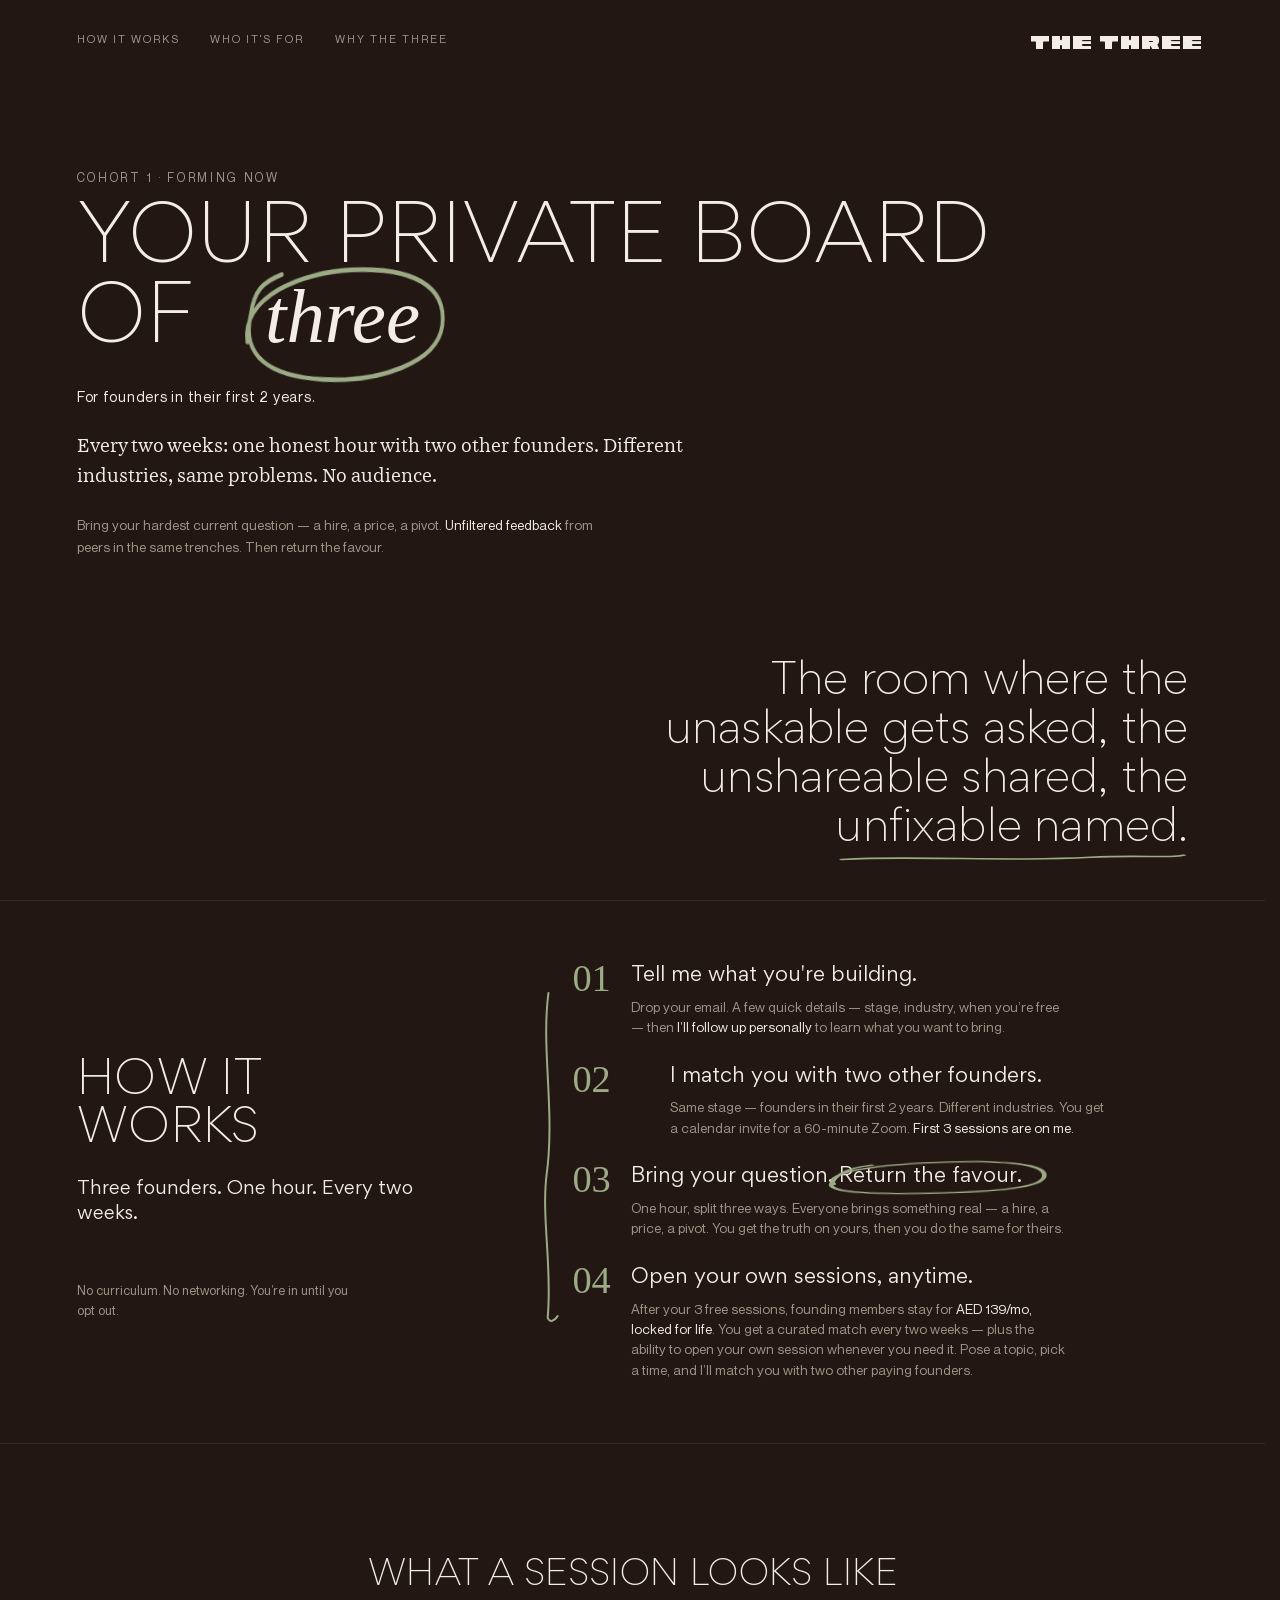
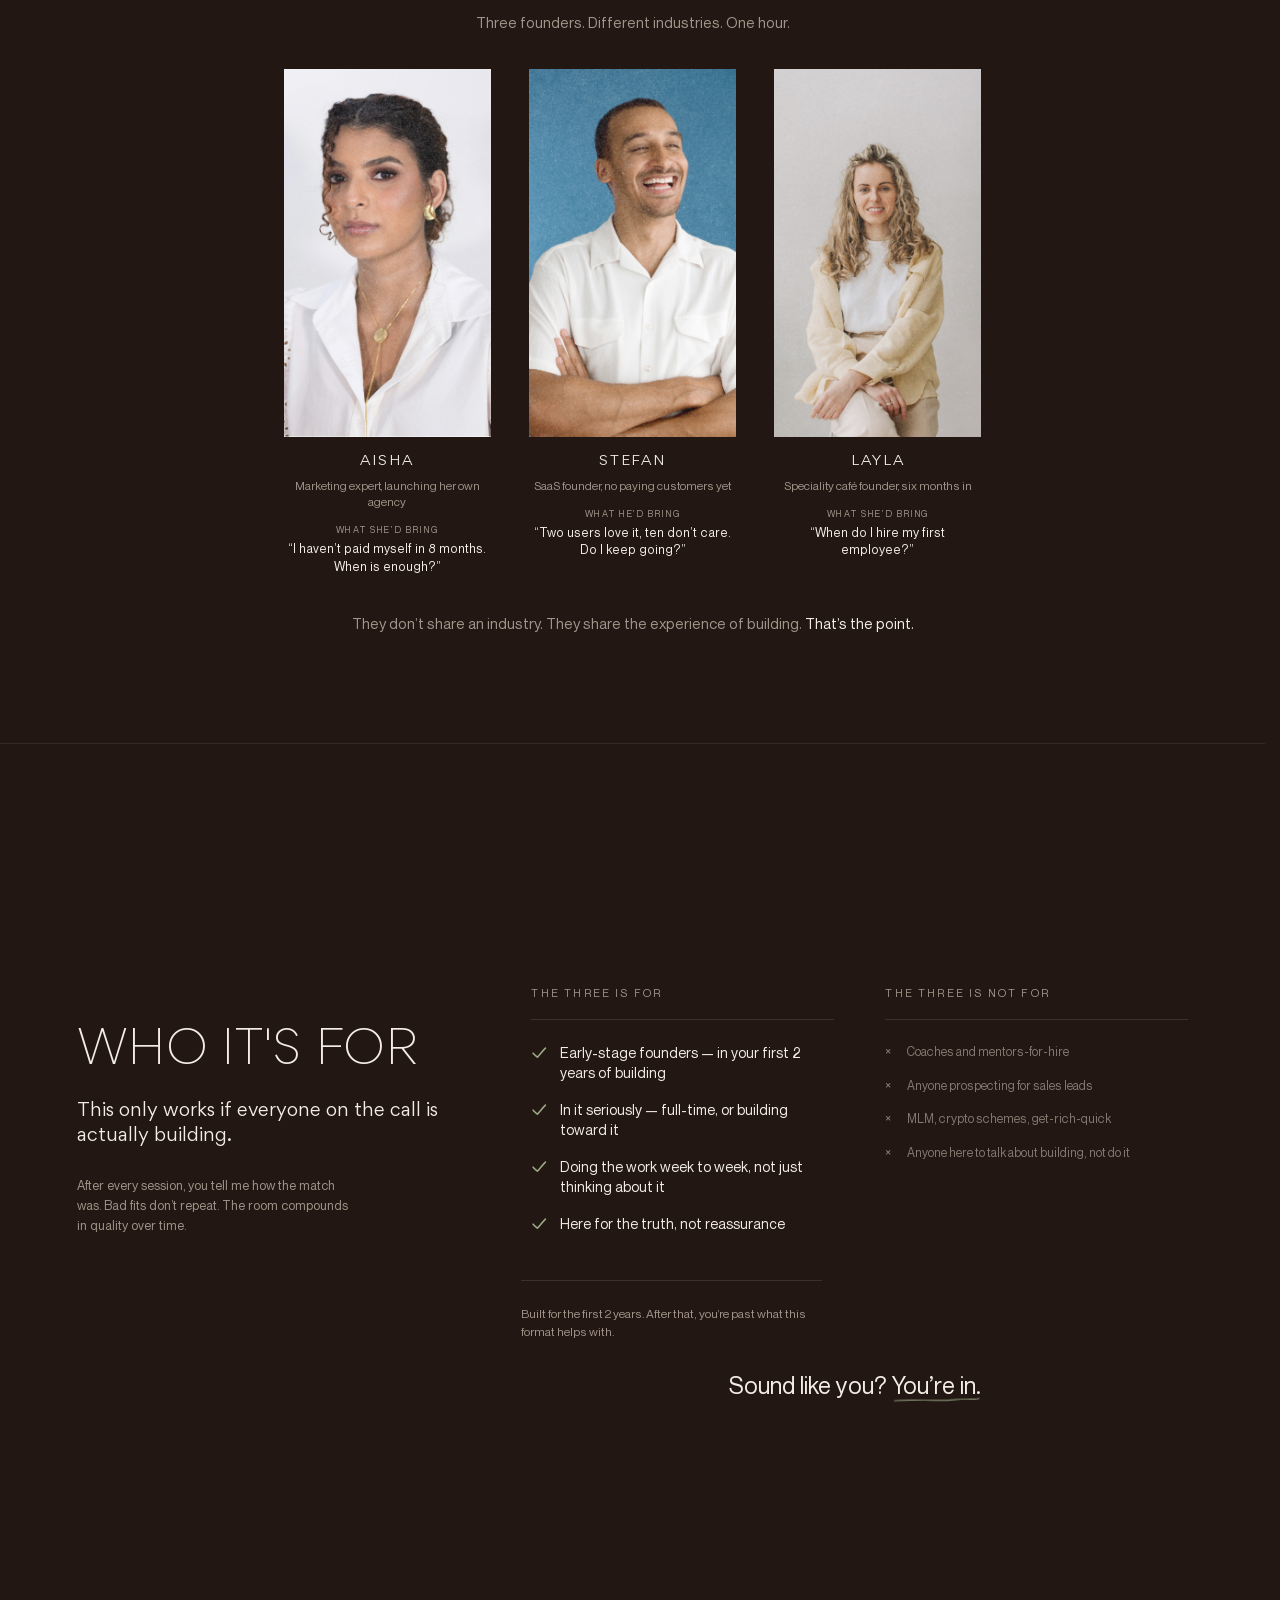
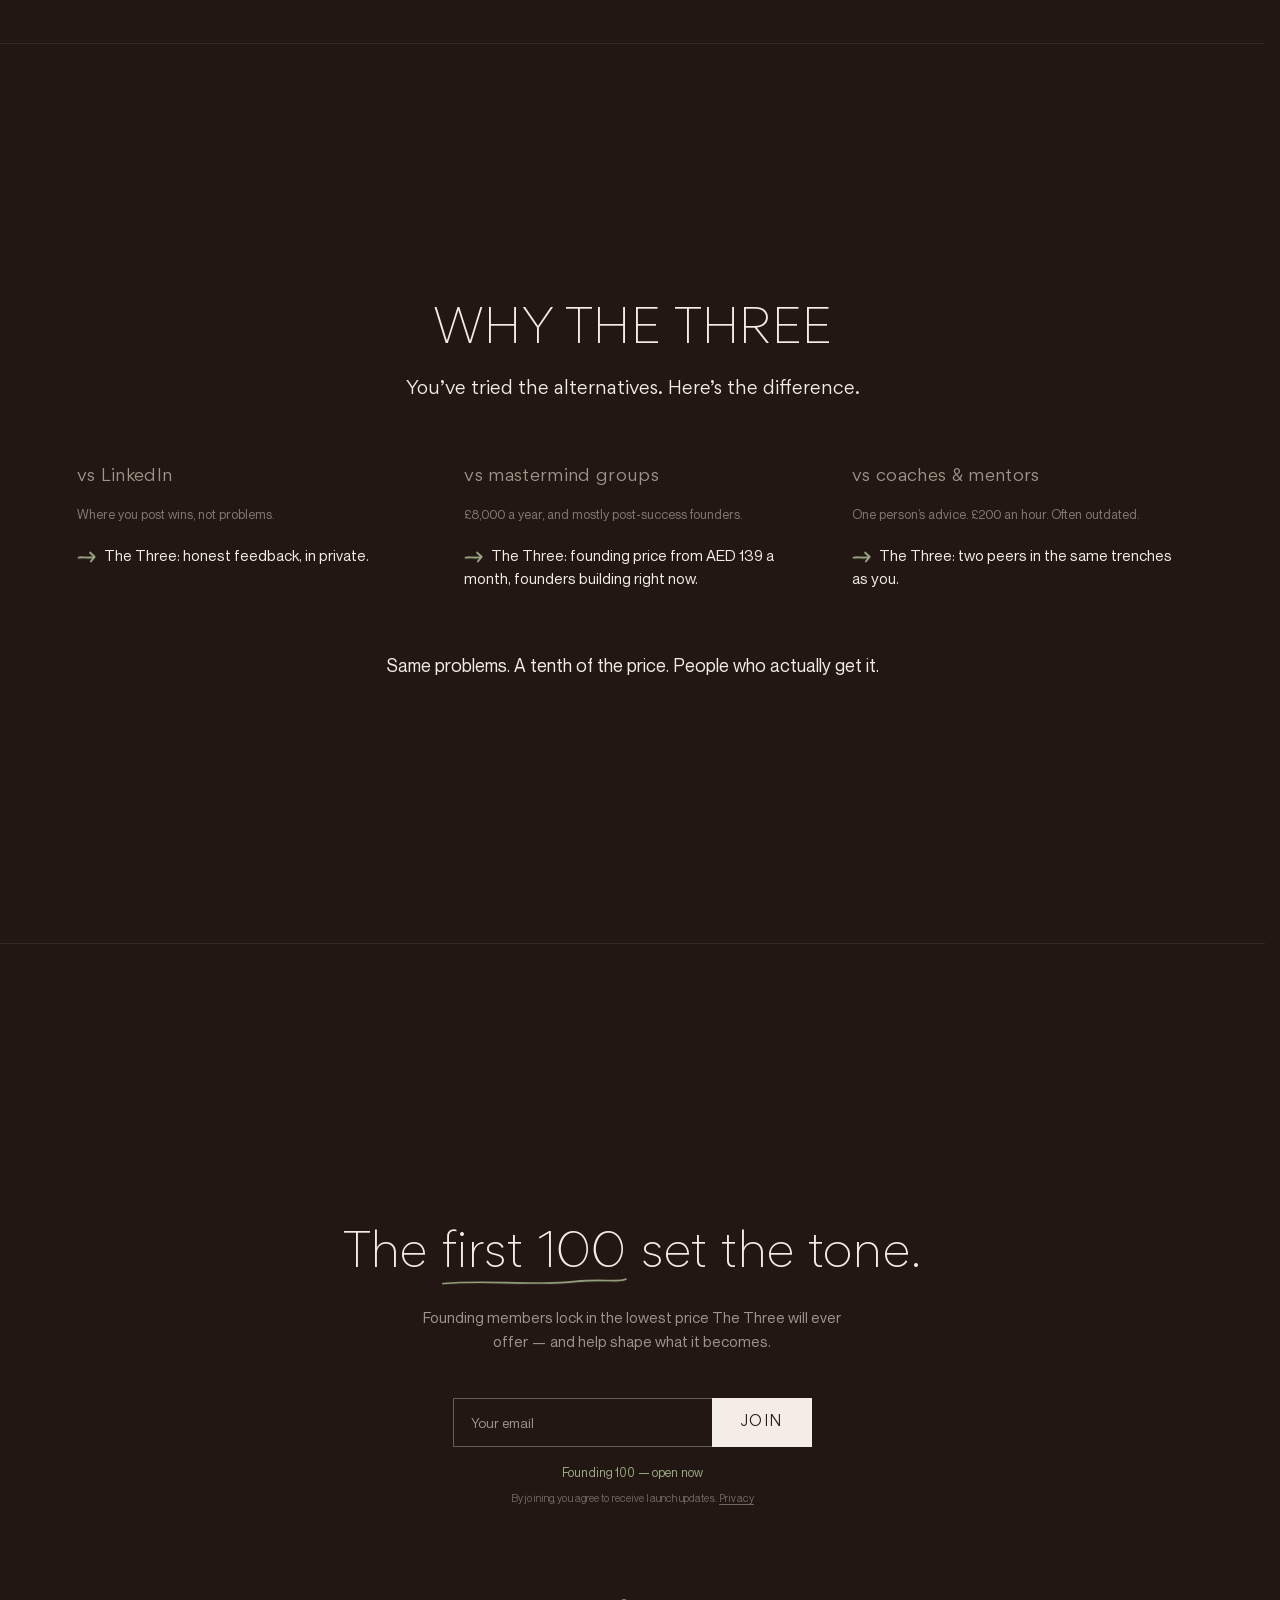
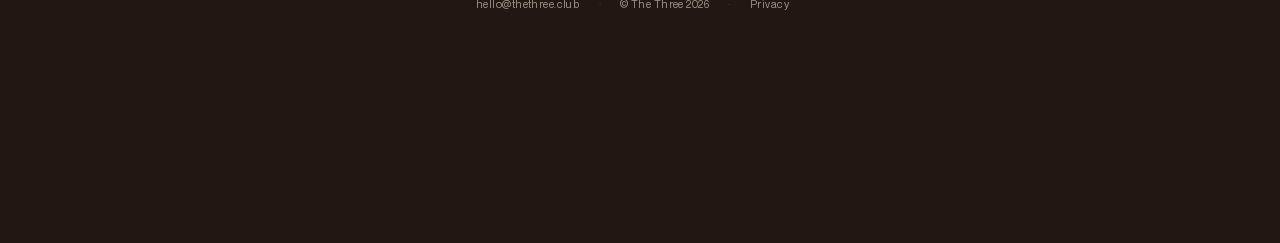
<file: index.html>
<!DOCTYPE html>
<html lang="en">
<head>
  <meta charset="UTF-8" />
  <meta name="viewport" content="width=device-width, initial-scale=1.0" />
  <title>The Three — Private peer board for founders, every two weeks</title>
  <meta name="description" content="For founders in the hard early years: every two weeks, an honest hour with two others. One private hour, no audience." />

  <!--
    Open Graph + Twitter Card tags. These are what iMessage, WhatsApp,
    LinkedIn, Twitter, Slack etc. read when someone pastes the link —
    they give the rich preview (image + title + description) instead
    of a bare URL or a random image scraped from the page (which is
    why early shares were showing the "card-aisha.jpg" face).

    The image MUST be served from an absolute URL (crawlers don't
    resolve relative paths). thethree.club is the canonical host
    (Cloudflare Pages); the old thethree-six.vercel.app preview is
    deprecated.
  -->
  <link rel="canonical" href="https://thethree.club/" />
  <meta property="og:type" content="website" />
  <meta property="og:site_name" content="The Three" />
  <meta property="og:url" content="https://thethree.club/" />
  <meta property="og:title" content="The Three — your private board of three" />
  <meta property="og:description" content="For founders in the hard early years: every two weeks, an honest hour with two others. One private hour, no audience." />
  <meta property="og:image" content="https://thethree.club/assets/images/og-image.png" />
  <meta property="og:image:width" content="1200" />
  <meta property="og:image:height" content="630" />
  <meta property="og:image:alt" content="The Three — private peer board for founders" />

  <meta name="twitter:card" content="summary_large_image" />
  <meta name="twitter:title" content="The Three — your private board of three" />
  <meta name="twitter:description" content="For founders in the hard early years: every two weeks, an honest hour with two others. One private hour, no audience." />
  <meta name="twitter:image" content="https://thethree.club/assets/images/og-image.png" />

  <!--
    Favicon set. Browsers auto-request /favicon.ico (no link tag needed,
    but explicit is clearer); PNG sizes get a link tag each for modern
    browsers; apple-touch-icon for iOS home-screen bookmarks.
  -->
  <link rel="icon" href="/favicon.ico" sizes="any" />
  <link rel="icon" type="image/png" sizes="32x32" href="/assets/images/favicon-32x32.png" />
  <link rel="icon" type="image/png" sizes="16x16" href="/assets/images/favicon-16x16.png" />
  <link rel="apple-touch-icon" sizes="180x180" href="/assets/images/apple-touch-icon.png" />

  <!--
    JSON-LD structured data. Tells Google explicitly that "The Three"
    is an Organization with this URL/logo/description. Helps with the
    knowledge panel long term and lets the site name show as
    "The Three" instead of the domain in search results.
    Two schemas in one block: Organization + WebSite.
  -->
  <script type="application/ld+json">
  {
    "@context": "https://schema.org",
    "@graph": [
      {
        "@type": "Organization",
        "@id": "https://thethree.club/#organization",
        "name": "The Three",
        "url": "https://thethree.club",
        "logo": "https://thethree.club/assets/images/og-image.png",
        "description": "Private peer board for early-stage founders. Cross-industry calls, every two weeks.",
        "address": {
          "@type": "PostalAddress",
          "addressLocality": "London",
          "addressCountry": "GB"
        }
      },
      {
        "@type": "WebSite",
        "@id": "https://thethree.club/#website",
        "url": "https://thethree.club",
        "name": "The Three",
        "description": "Private peer board for founders, every two weeks.",
        "publisher": { "@id": "https://thethree.club/#organization" },
        "inLanguage": "en"
      }
    ]
  }
  </script>

  <!--
    Font preloads. Order doesn't matter (all crossorigin, parallel),
    but list the ones used above the fold first so they're queued
    earliest by the browser.
  -->
  <link rel="preload" href="assets/fonts/halimum.woff2" as="font" type="font/woff2" crossorigin />
  <link rel="preload" href="assets/fonts/cubao-wide.woff2" as="font" type="font/woff2" crossorigin />
  <link rel="preload" href="assets/fonts/gordita.woff2" as="font" type="font/woff2" crossorigin />
  <link rel="preload" href="assets/fonts/gordita-light.woff2" as="font" type="font/woff2" crossorigin />
  <link rel="preload" href="assets/fonts/neue-montreal.woff2" as="font" type="font/woff2" crossorigin />
  <link rel="preload" href="assets/fonts/newsreader-italic.woff2" as="font" type="font/woff2" crossorigin />
  <link rel="preload" href="assets/fonts/role-serif.woff2" as="font" type="font/woff2" crossorigin />

  <!--
    Intro video preload — the <video> element doesn't start fetching
    until the body is parsed, which can leave the splash blank on
    slow connections. Hinting it here lets the browser start the
    download in parallel with the CSS/fonts.
  -->
  <!-- Skip the preload for reduced-motion users — they never see the intro
       (the .intro element is display:none under that media query), so
       pre-fetching the 1.8MB video is wasted bandwidth on metered
       connections / accessibility profiles. -->
  <link rel="preload" href="assets/video/the.mp4" as="video" type="video/mp4"
        media="(prefers-reduced-motion: no-preference)" />

  <!--
    Stylesheets are loaded in cascade order. Do not reshuffle:
      tokens   → variables + @font-face (everything depends on it)
      base     → reset, html/body, .screen, shared keyframes
      nav      → top nav + logo
      waitlist → email capture (used by hero AND cta)
      modal    → post-signup enrichment modal (triggered by waitlist)
      sections → one file per <section>, in document order
      responsive → @media (max-width: 760px), MUST be last
  -->
  <link rel="stylesheet" href="styles/tokens.css" />
  <link rel="stylesheet" href="styles/base.css" />
  <link rel="stylesheet" href="styles/nav.css" />
  <link rel="stylesheet" href="styles/waitlist.css" />
  <link rel="stylesheet" href="styles/modal.css" />
  <link rel="stylesheet" href="styles/sections/intro.css" />
  <link rel="stylesheet" href="styles/sections/hero.css" />
  <link rel="stylesheet" href="styles/sections/how.css" />
  <link rel="stylesheet" href="styles/sections/session.css" />
  <link rel="stylesheet" href="styles/sections/who.css" />
  <link rel="stylesheet" href="styles/sections/why.css" />
  <link rel="stylesheet" href="styles/sections/cta.css" />
  <link rel="stylesheet" href="styles/responsive.css" />

  <!-- Cloudflare Web Analytics. Cookie-free, privacy-friendly, no banner
       required. `defer` keeps it off the critical render path. Shipped
       as the last item in <head> so it loads after stylesheets. -->
  <script defer src='https://static.cloudflareinsights.com/beacon.min.js' data-cf-beacon='{"token": "01ec1aeb0daf48319be44835e94b2b9b"}'></script>
</head>
<body>
  <!-- Skip link — invisible until Tab-focused, then jumps the keyboard
       user past the fixed nav straight into <main>. WCAG 2.4.1 (Bypass
       Blocks) and a small but real quality-of-life win for screen-reader
       and keyboard-only users on a page with a sticky top nav. -->
  <a href="#main" class="skip-link">Skip to main content</a>

  <a href="#" class="logo" aria-label="The Three — back to top">The Three</a>

  <nav class="nav">
    <a href="#how"><span class="nav-full">How it works</span><span class="nav-short">How</span></a>
    <a href="#who"><span class="nav-full">Who it's for</span><span class="nav-short">Who</span></a>
    <a href="#why"><span class="nav-full">Why The Three</span><span class="nav-short">Why</span></a>
  </nav>

  <main id="main" tabindex="-1">
    <!-- ========================================================
         Screen 1 — hero
         Styles: styles/sections/hero.css + styles/waitlist.css
         ======================================================== -->
    <section class="screen screen--1">
      <div class="content">
        <span class="kicker">Cohort 1 &middot; Forming now</span>
        <h1 class="headline">
          <span class="line line--1"><span class="mask"><span>Your private board</span></span></span>
          <span class="line line--2">
            <span class="mask"><span>of</span></span>
            <span class="place">
              <span class="place__word">three</span>
              <svg class="circle" viewBox="0 0 100 52" preserveAspectRatio="none" aria-hidden="true" focusable="false">
                <path pathLength="1" d="M 7,31 C 5,14 33,6 55,6 C 81,6 97,13 94,28 C 91,42 64,48 40,46 C 16,44 4,36 9,21 C 11,12 15,9 24,6.5" />
              </svg>
            </span>
          </span>
        </h1>
        <p class="hero-audience">For founders in their first 2 years.</p>
        <p class="hero-statement">The room where the unaskable gets asked, the unshareable shared, the <span class="ul">unfixable named.<svg class="underline" viewBox="0 0 220 24" preserveAspectRatio="none" aria-hidden="true" focusable="false"><path pathLength="1" d="M 6,16 C 54,9 108,20 158,12 C 188,7 207,14 215,8" /></svg></span></p>
        <p class="tagline">Every two weeks: one honest hour with two other founders. Different industries, same problems. No audience.</p>
        <p class="sub">Bring your hardest current question &mdash; a hire, a price, a pivot. <span class="sub__wide"><span class="key">Unfiltered feedback</span> from peers in the same trenches. </span>Then return the favour.</p>
        <div class="waitlist">
          <label class="waitlist__label" for="hero-email">Reserve your seat</label>
          <form class="waitlist__form" onsubmit="return false">
            <input class="waitlist__input" id="hero-email" name="email" type="email" placeholder="Your email" autocomplete="email" aria-required="true" />
            <!-- Honeypot — hidden from humans (off-screen + aria-hidden +
                 tabindex -1 + autocomplete off), but spam bots typically
                 fill every input by name. If this field has any value at
                 submit time, the JS treats it as a bot and silently fakes
                 success without writing to Supabase or Loops. -->
            <input class="hp-field" type="text" name="website" tabindex="-1" autocomplete="off" aria-hidden="true" />
            <button class="waitlist__btn" type="button">Reserve</button>
          </form>
          <p class="form-feedback" role="status" aria-live="polite" hidden></p>
          <p class="waitlist__note accent">Try first 3 sessions for free</p>
          <p class="waitlist__legal">By joining, you agree to receive launch updates. <a href="privacy.html">Privacy</a></p>
        </div>
      </div>
    </section>

    <!-- ========================================================
         How it works
         Styles: styles/sections/how.css
         ======================================================== -->
    <section id="how" class="screen screen--how">
      <div class="how-main">
        <div class="sec-head">
          <h2 class="sec-title">How it works</h2>
          <p class="sec-sub">Three founders. One hour. Every two weeks.</p>
          <p class="sec-note">No curriculum. No networking. You&rsquo;re in until you opt out.</p>
        </div>
        <div class="how-steps">
          <svg class="how-line" viewBox="0 0 40 400" preserveAspectRatio="none" aria-hidden="true" focusable="false">
            <path pathLength="1" d="M 21,7 C 12,72 29,145 19,218 C 12,270 26,330 20,388 C 23,394 28,392 32,386" />
          </svg>
          <div class="step">
            <span class="step__num">01</span>
            <div class="step__body">
              <h3 class="step__title">Tell me what you're building.</h3>
              <p class="step__desc">Drop your email. A few quick details &mdash; stage, industry, when you&rsquo;re free &mdash; then <span class="key">I&rsquo;ll follow up personally</span> to learn what you want to bring.</p>
            </div>
          </div>
          <div class="step step--offset">
            <span class="step__num">02</span>
            <div class="step__body">
              <h3 class="step__title">I match you with two other founders.</h3>
              <p class="step__desc">Same stage &mdash; founders in their first 2 years. Different industries. You get a calendar invite for a 60-minute Zoom. <span class="key">First 3 sessions are on me.</span></p>
            </div>
          </div>
          <div class="step">
            <span class="step__num">03</span>
            <div class="step__body">
              <h3 class="step__title">Bring your question. <span class="step__circ">Return the favour<svg class="step-circle" viewBox="0 0 100 52" preserveAspectRatio="none" aria-hidden="true" focusable="false"><path pathLength="1" d="M 9,32 C 4,13 30,4 56,4 C 86,4 100,13 100,28 C 100,44 86,50 56,50 C 30,50 5,45 8,30 C 10,20 13,9 26,5" /></svg></span>.</h3>
              <p class="step__desc">One hour, split three ways. Everyone brings something real &mdash; a hire, a price, a pivot. You get the truth on yours, then you do the same for theirs.</p>
            </div>
          </div>
          <div class="step">
            <span class="step__num">04</span>
            <div class="step__body">
              <h3 class="step__title">Open your own sessions, anytime.</h3>
              <p class="step__desc">After your 3 free sessions, founding members stay for <span class="key">AED 139/mo, locked for life</span>. You get a curated match every two weeks &mdash; plus the ability to open your own session whenever you need it. Pose a topic, pick a time, and I&rsquo;ll match you with two other paying founders.</p>
            </div>
          </div>
        </div>
      </div>
    </section>

    <!-- ========================================================
         What a session looks like (screen 2)
         Styles: styles/sections/session.css
         ======================================================== -->
    <section class="screen screen--2">
      <div class="s2-head">
        <h2 class="s2-title">What a session looks like</h2>
        <p class="s2-sub">Three founders. Different industries. One hour.</p>
      </div>
      <div class="cards-rail">
        <button class="cards-arrow cards-arrow--prev" type="button" aria-label="Previous founder">&lsaquo;</button>
        <div class="cards">
        <figure class="card">
          <div class="card__photo"><img src="assets/images/card-aisha.jpg" alt="" /></div>
          <figcaption class="card__text">
            <span class="card__name">Aisha</span>
            <span class="card__role">Marketing expert, launching her own agency</span>
            <span class="card__week">
              <span class="card__week-label">What she&rsquo;d bring</span>
              <span class="card__q">&ldquo;I haven&rsquo;t paid myself in 8 months. When is enough?&rdquo;</span>
            </span>
          </figcaption>
        </figure>
        <figure class="card">
          <div class="card__photo"><img src="assets/images/card-stefan.jpg" alt="" /></div>
          <figcaption class="card__text">
            <span class="card__name">Stefan</span>
            <span class="card__role">SaaS founder, no paying customers yet</span>
            <span class="card__week">
              <span class="card__week-label">What he&rsquo;d bring</span>
              <span class="card__q">&ldquo;Two users love it, ten don&rsquo;t care. Do I keep going?&rdquo;</span>
            </span>
          </figcaption>
        </figure>
        <figure class="card">
          <div class="card__photo"><img src="assets/images/card-anna.jpg" alt="" /></div>
          <figcaption class="card__text">
            <span class="card__name">Layla</span>
            <span class="card__role">Speciality café founder, six months in</span>
            <span class="card__week">
              <span class="card__week-label">What she&rsquo;d bring</span>
              <span class="card__q">&ldquo;When do I hire my first employee?&rdquo;</span>
            </span>
          </figcaption>
        </figure>
        </div>
        <button class="cards-arrow cards-arrow--next" type="button" aria-label="Next founder">&rsaquo;</button>
      </div>
      <p class="s2-close">They don&rsquo;t share an industry. They share the experience of building. <span class="key">That&rsquo;s the point.</span></p>
    </section>

    <!-- ========================================================
         Who it's for
         Styles: styles/sections/who.css
         ======================================================== -->
    <section id="who" class="screen screen--who">
      <div class="who-top">
        <div class="sec-head">
          <h2 class="sec-title">Who it's for</h2>
          <p class="sec-sub">This only works if everyone on the call is actually building.</p>
          <p class="sec-note">After every session, you tell me how the match was. Bad fits don&rsquo;t repeat. The room compounds in quality over time.</p>
        </div>
        <div class="who-lists">
          <div class="who-list who-list--for">
            <span class="who-list__label">The Three is for</span>
            <ul class="who-list__items">
              <li><svg class="check" viewBox="0 0 24 22" aria-hidden="true" focusable="false"><path d="M 2 11.5 C 3 13.5 6 15.5 9 18 C 12 15 16.5 9 22 3.5" /></svg>Early-stage founders &mdash; in your first 2 years of building</li>
              <li><svg class="check" viewBox="0 0 24 22" aria-hidden="true" focusable="false"><path d="M 2 11.5 C 3 13.5 6 15.5 9 18 C 12 15 16.5 9 22 3.5" /></svg>In it seriously &mdash; full-time, or building toward it</li>
              <li><svg class="check" viewBox="0 0 24 22" aria-hidden="true" focusable="false"><path d="M 2 11.5 C 3 13.5 6 15.5 9 18 C 12 15 16.5 9 22 3.5" /></svg>Doing the work week to week, not just thinking about it</li>
              <li><svg class="check" viewBox="0 0 24 22" aria-hidden="true" focusable="false"><path d="M 2 11.5 C 3 13.5 6 15.5 9 18 C 12 15 16.5 9 22 3.5" /></svg>Here for the truth, not reassurance</li>
            </ul>
          </div>
          <div class="who-list who-list--not">
            <span class="who-list__label">The Three is not for</span>
            <ul class="who-list__items">
              <li><span class="x-mark" aria-hidden="true">&times;</span>Coaches and mentors-for-hire</li>
              <li><span class="x-mark" aria-hidden="true">&times;</span>Anyone prospecting for sales leads</li>
              <li><span class="x-mark" aria-hidden="true">&times;</span>MLM, crypto schemes, get-rich-quick</li>
              <li><span class="x-mark" aria-hidden="true">&times;</span>Anyone here to talk about building, not do it</li>
            </ul>
          </div>
        </div>
      </div>
      <div class="who-bottom">
        <p class="who-bound">Built for the first 2 years. After that, you&rsquo;re past what this format helps with.</p>
        <p class="who-close">Sound like you? <span class="ul">You&rsquo;re in.<svg class="underline" viewBox="0 0 220 24" preserveAspectRatio="none" aria-hidden="true" focusable="false"><path pathLength="1" d="M 6,16 C 54,9 108,20 158,12 C 188,7 207,14 215,8" /></svg></span></p>
      </div>
    </section>

    <!-- ========================================================
         Why The Three
         Styles: styles/sections/why.css
         ======================================================== -->
    <section id="why" class="screen screen--why">
      <div class="sec-head">
        <h2 class="sec-title">Why The Three</h2>
        <p class="sec-sub">You&rsquo;ve tried the alternatives. Here&rsquo;s the difference.</p>
      </div>
      <div class="why-blocks">
        <div class="why-block">
          <span class="why-block__vs">vs LinkedIn</span>
          <p class="why-block__alt">Where you post wins, not problems.</p>
          <p class="why-block__us"><svg class="why-arrow" viewBox="0 0 26 20" aria-hidden="true" focusable="false"><path pathLength="1" d="M 1 12.5 C 6 11 14 14 22 11.5 M 16 6 L 22 11.5 L 17 17.5" /></svg>The Three: honest feedback, in private.</p>
        </div>
        <div class="why-block">
          <span class="why-block__vs">vs mastermind groups</span>
          <p class="why-block__alt">&pound;8,000 a year, and mostly post-success founders.</p>
          <p class="why-block__us"><svg class="why-arrow" viewBox="0 0 26 20" aria-hidden="true" focusable="false"><path pathLength="1" d="M 1 12.5 C 6 11 14 14 22 11.5 M 16 6 L 22 11.5 L 17 17.5" /></svg>The Three: founding price from AED 139 a month, founders building right now.</p>
        </div>
        <div class="why-block">
          <span class="why-block__vs">vs coaches &amp; mentors</span>
          <p class="why-block__alt">One person&rsquo;s advice. &pound;200 an hour. Often outdated.</p>
          <p class="why-block__us"><svg class="why-arrow" viewBox="0 0 26 20" aria-hidden="true" focusable="false"><path pathLength="1" d="M 1 12.5 C 6 11 14 14 22 11.5 M 16 6 L 22 11.5 L 17 17.5" /></svg>The Three: two peers in the same trenches as you.</p>
        </div>
      </div>
      <p class="why-close">Same problems. A tenth of the price. People who actually get it.</p>
    </section>

    <!-- ========================================================
         Closing CTA + footer
         Styles: styles/sections/cta.css + styles/waitlist.css
         ======================================================== -->
    <section id="join" class="screen screen--cta">
      <div class="cta">
        <h2 class="cta-title">The <span class="ul">first 100<svg class="cta-line" viewBox="0 0 220 24" preserveAspectRatio="none" aria-hidden="true" focusable="false"><path pathLength="1" d="M 6,16 C 54,9 108,20 158,12 C 188,7 207,14 215,8" /></svg></span> set the tone.</h2>
        <p class="cta-sub">Founding members lock in the lowest price The Three will ever offer &mdash; and help shape what it becomes.</p>
        <form class="cta-form" onsubmit="return false">
          <label class="visually-hidden" for="cta-email">Email address</label>
          <input class="waitlist__input" id="cta-email" name="email" type="email" placeholder="Your email" autocomplete="email" aria-required="true" />
          <!-- Honeypot — see hero form for the full rationale. -->
          <input class="hp-field" type="text" name="website" tabindex="-1" autocomplete="off" aria-hidden="true" />
          <button class="waitlist__btn" type="button">Join</button>
        </form>
        <p class="form-feedback" role="status" aria-live="polite" hidden></p>
        <p class="cta-count">Founding 100 &mdash; open now</p>
        <p class="waitlist__legal">By joining, you agree to receive launch updates. <a href="privacy.html">Privacy</a></p>
      </div>
      <footer class="site-footer">
        <a href="mailto:hello@thethree.club" class="footer-link">hello@thethree.club</a>
        <span class="footer-dot">&middot;</span>
        <span>&copy; The Three 2026</span>
        <span class="footer-dot">&middot;</span>
        <a href="privacy.html" class="footer-link">Privacy</a>
      </footer>
    </section>
  </main>

  <!--
    Intro overlay. Lives at the bottom of <body> so it paints on top
    until its CSS-driven roll-up animation completes at t=5.3s.
    See styles/sections/intro.css + scripts/app.js for the timeline.
  -->
  <div class="intro" aria-hidden="true">
    <video src="assets/video/the.mp4" autoplay muted loop playsinline preload="auto"
           disablePictureInPicture disableRemotePlayback x-webkit-airplay="deny"></video>
    <div class="title">
      <span class="word word--the">The</span>
      <span class="word word--three">Three</span>
      <div class="match-wrap"><span class="match">match</span></div>
    </div>
  </div>

  <!--
    Post-signup enrichment modal. Hidden by default; opened by
    scripts/modal.js when the user submits a valid email on either
    waitlist form. The country <select> is populated by JS so the
    long ISO list lives in scripts/modal.js, not the markup.
  -->
  <div class="modal" id="signup-modal" role="dialog" aria-modal="true" aria-labelledby="modal-title" aria-hidden="true">
    <div class="modal__overlay" data-modal-close></div>
    <div class="modal__panel" role="document">
      <button class="modal__close" type="button" aria-label="Close" data-modal-close>&times;</button>

      <header class="modal__head">
        <h2 class="modal__title" id="modal-title">You&rsquo;re on the list.</h2>
        <p class="modal__subtitle">Three quick things &mdash; so I can match you well when The Three opens.</p>
      </header>

      <form class="modal__form" novalidate>
        <!-- First name -->
        <div class="field">
          <label class="field__label" for="modal-name">Your first name</label>
          <input class="field__input" id="modal-name" type="text" name="firstName" placeholder="Your first name" autocomplete="given-name" />
        </div>

        <!-- Stage (cards, single-select) — bold heading + always-visible muted description -->
        <div class="field">
          <span class="field__label" id="modal-stage-label">Where are you right now?</span>
          <div class="choices" role="radiogroup" aria-labelledby="modal-stage-label">
            <button type="button" class="choice" data-name="stage" data-value="early" role="radio" aria-checked="false">
              <span class="choice__title">Early days</span>
              <span class="choice__desc">Still setting it up &mdash; testing the idea, first clients, not fully launched yet</span>
            </button>
            <button type="button" class="choice" data-name="stage" data-value="running" role="radio" aria-checked="false">
              <span class="choice__title">Up and running</span>
              <span class="choice__desc">Open and operating &mdash; paying customers, finding your rhythm</span>
            </button>
            <button type="button" class="choice" data-name="stage" data-value="growing" role="radio" aria-checked="false">
              <span class="choice__title">Growing</span>
              <span class="choice__desc">It works &mdash; now you&rsquo;re scaling up, hiring, or opening up more</span>
            </button>
          </div>
        </div>

        <!-- Industry (custom dropdown — see styles/modal.css .combobox + scripts/modal.js setupCombobox) -->
        <div class="field">
          <span class="field__label" id="modal-industry-label">What are you building in?</span>
          <div class="combobox" data-name="industry">
            <button type="button" class="combobox__trigger"
                    aria-haspopup="listbox" aria-expanded="false"
                    aria-labelledby="modal-industry-label">
              <span class="combobox__value is-placeholder" data-placeholder="Select industry">Select industry</span>
              <span class="combobox__chevron" aria-hidden="true"></span>
            </button>
            <ul class="combobox__list" role="listbox" aria-labelledby="modal-industry-label" hidden>
              <li class="combobox__option" role="option" id="industry-opt-beauty"       data-value="beauty">Beauty &amp; wellness</li>
              <li class="combobox__option" role="option" id="industry-opt-food"         data-value="food">Food &amp; hospitality</li>
              <li class="combobox__option" role="option" id="industry-opt-retail"       data-value="retail">Retail &amp; e-commerce</li>
              <li class="combobox__option" role="option" id="industry-opt-saas"         data-value="saas">SaaS &amp; software</li>
              <li class="combobox__option" role="option" id="industry-opt-realestate"   data-value="realestate">Real estate</li>
              <li class="combobox__option" role="option" id="industry-opt-creative"     data-value="creative">Creative &amp; media</li>
              <li class="combobox__option" role="option" id="industry-opt-professional" data-value="professional">Professional services</li>
              <li class="combobox__option" role="option" id="industry-opt-health"       data-value="health">Health</li>
              <li class="combobox__option" role="option" id="industry-opt-education"    data-value="education">Education</li>
              <li class="combobox__option" role="option" id="industry-opt-fintech"      data-value="fintech">Fintech &amp; finance</li>
              <li class="combobox__option" role="option" id="industry-opt-ai"           data-value="ai">AI &amp; deep tech</li>
              <li class="combobox__option" role="option" id="industry-opt-travel"       data-value="travel">Travel &amp; tourism</li>
              <li class="combobox__option" role="option" id="industry-opt-consumer"     data-value="consumer">Consumer brands / D2C</li>
              <li class="combobox__option" role="option" id="industry-opt-other"        data-value="other">Other</li>
            </ul>
            <input type="hidden" name="industry" />
          </div>
        </div>

        <!-- Country (custom dropdown — options populated by scripts/modal.js) -->
        <div class="field">
          <span class="field__label" id="modal-country-label">Where are you based?</span>
          <div class="combobox" data-name="country">
            <button type="button" class="combobox__trigger"
                    aria-haspopup="listbox" aria-expanded="false"
                    aria-labelledby="modal-country-label">
              <span class="combobox__value is-placeholder" data-placeholder="Select country">Select country</span>
              <span class="combobox__chevron" aria-hidden="true"></span>
            </button>
            <ul class="combobox__list" role="listbox" aria-labelledby="modal-country-label" hidden></ul>
            <input type="hidden" name="country" />
          </div>
        </div>

        <!-- Source (pills, single-select, optional) -->
        <div class="field">
          <span class="field__label" id="modal-source-label">How did you find The Three? <span class="field__optional">(optional)</span></span>
          <div class="pills" role="radiogroup" aria-labelledby="modal-source-label">
            <button type="button" class="pill" data-name="source" data-value="social"    role="radio" aria-checked="false">Social media</button>
            <button type="button" class="pill" data-name="source" data-value="friend"    role="radio" aria-checked="false">A friend</button>
            <button type="button" class="pill" data-name="source" data-value="search"    role="radio" aria-checked="false">Search</button>
            <button type="button" class="pill" data-name="source" data-value="community" role="radio" aria-checked="false">Community</button>
            <button type="button" class="pill" data-name="source" data-value="other"     role="radio" aria-checked="false">Other</button>
          </div>
        </div>

        <div class="modal__actions">
          <button type="submit" class="modal__submit">Done</button>
          <button type="button" class="modal__skip" data-modal-close>Skip for now</button>
        </div>
      </form>

      <!-- Success state — shown for 3.5s after Done, then auto-closes.
           Skip and X close immediately without this view. -->
      <div class="modal__success" hidden>
        <svg class="modal__success-check" viewBox="0 0 64 64" aria-hidden="true">
          <path pathLength="1" d="M 12 33 C 17 36 23 41 28 49 C 34 38 42 28 54 16" />
        </svg>
        <h3 class="modal__success-title">You&rsquo;re all set.</h3>
        <p class="modal__success-sub">I&rsquo;ll email you the moment The Three opens.</p>
      </div>
    </div>
  </div>

  <script src="scripts/app.js"></script>
  <script src="scripts/modal.js"></script>
</body>
</html>
</file>
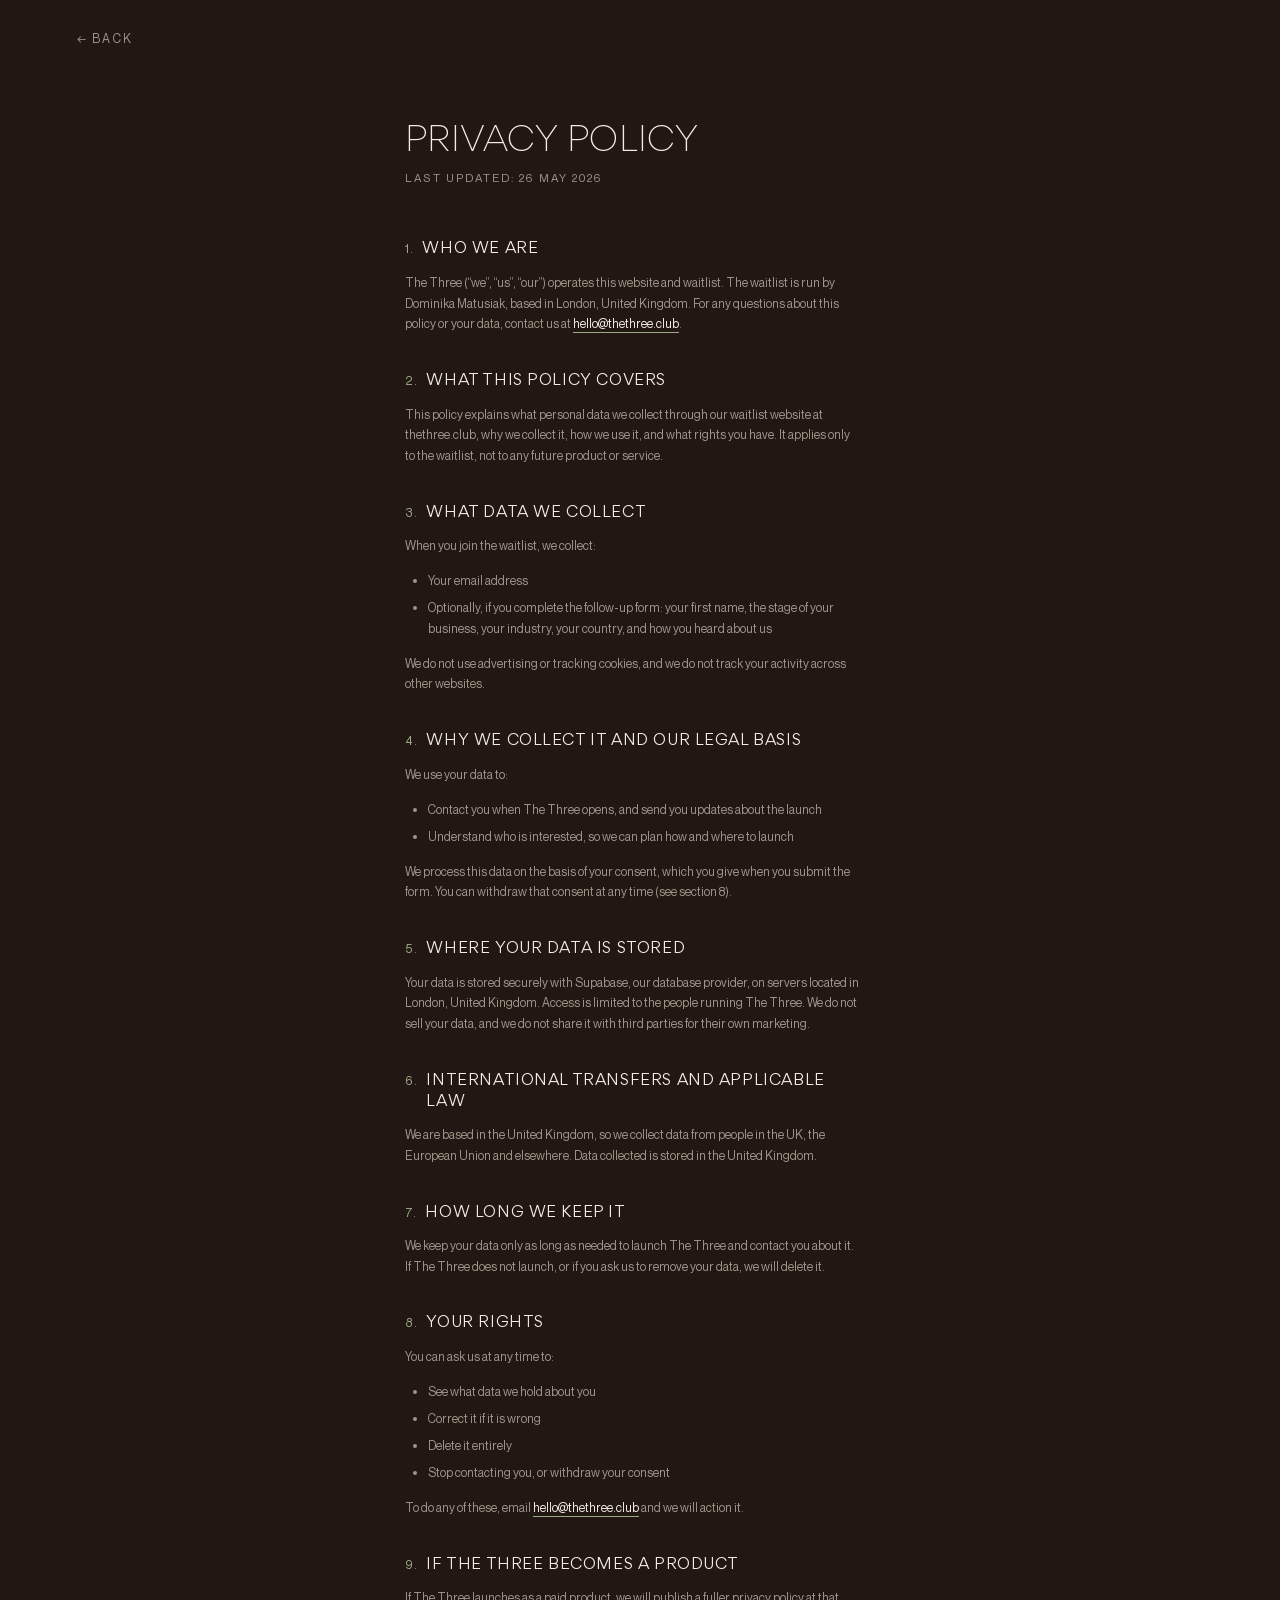
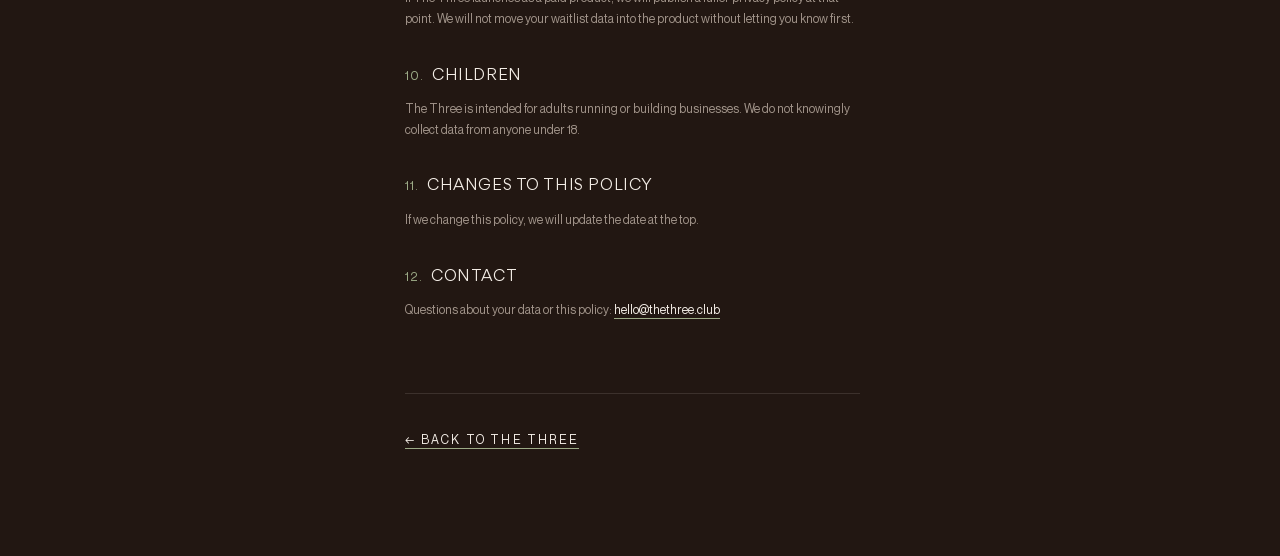
<file: privacy.html>
<!DOCTYPE html>
<html lang="en">
<head>
  <meta charset="UTF-8" />
  <meta name="viewport" content="width=device-width, initial-scale=1.0" />
  <title>Privacy &mdash; The Three</title>
  <meta name="description" content="How The Three collects, stores, and uses your waitlist data. Privacy policy for the waitlist landing page." />

  <!-- Same OG block as the home page so the link previews stay branded
       when someone shares the privacy URL directly. -->
  <link rel="canonical" href="https://thethree.club/privacy.html" />
  <meta property="og:type" content="website" />
  <meta property="og:site_name" content="The Three" />
  <meta property="og:url" content="https://thethree.club/privacy.html" />
  <meta property="og:title" content="Privacy — The Three" />
  <meta property="og:description" content="How The Three collects, stores, and uses your waitlist data." />
  <meta property="og:image" content="https://thethree.club/assets/images/og-image.png" />
  <meta property="og:image:width" content="1200" />
  <meta property="og:image:height" content="630" />
  <meta property="og:image:alt" content="The Three — private peer board for founders" />

  <meta name="twitter:card" content="summary_large_image" />
  <meta name="twitter:title" content="Privacy — The Three" />
  <meta name="twitter:description" content="How The Three collects, stores, and uses your waitlist data." />
  <meta name="twitter:image" content="https://thethree.club/assets/images/og-image.png" />

  <!-- Same favicon set as the home page so tabs stay consistent. -->
  <link rel="icon" href="/favicon.ico" sizes="any" />
  <link rel="icon" type="image/png" sizes="32x32" href="/assets/images/favicon-32x32.png" />
  <link rel="icon" type="image/png" sizes="16x16" href="/assets/images/favicon-16x16.png" />
  <link rel="apple-touch-icon" sizes="180x180" href="/assets/images/apple-touch-icon.png" />

  <!--
    Subset of font preloads — only the families used by this page.
    Headings use Gordita, body copy uses Neue Montreal.
  -->
  <link rel="preload" href="assets/fonts/gordita-light.woff2" as="font" type="font/woff2" crossorigin />
  <link rel="preload" href="assets/fonts/gordita.woff2" as="font" type="font/woff2" crossorigin />
  <link rel="preload" href="assets/fonts/neue-montreal.woff2" as="font" type="font/woff2" crossorigin />

  <link rel="stylesheet" href="styles/tokens.css" />
  <link rel="stylesheet" href="styles/base.css" />
  <link rel="stylesheet" href="styles/privacy.css" />

  <!-- Cloudflare Web Analytics. Same beacon as index.html — Cloudflare's
       dashboard aggregates pageviews across both pages by token. -->
  <script defer src='https://static.cloudflareinsights.com/beacon.min.js' data-cf-beacon='{"token": "01ec1aeb0daf48319be44835e94b2b9b"}'></script>
</head>
<body class="privacy-body">

  <!-- Persistent back link — top-left, always visible while scrolling. -->
  <a class="privacy__back" href="/">&larr; Back</a>

  <main class="privacy">
    <header class="privacy__head">
      <h1 class="privacy__title">Privacy Policy</h1>
      <p class="privacy__updated">Last updated: 26 May 2026</p>
    </header>

    <section class="privacy__section">
      <h2 class="privacy__h2"><span class="privacy__num">1.</span> Who we are</h2>
      <p>The Three (&ldquo;we&rdquo;, &ldquo;us&rdquo;, &ldquo;our&rdquo;) operates this website and waitlist. The waitlist is run by Dominika Matusiak, based in London, United Kingdom. For any questions about this policy or your data, contact us at <a href="mailto:hello@thethree.club">hello@thethree.club</a>.</p>
    </section>

    <section class="privacy__section">
      <h2 class="privacy__h2"><span class="privacy__num">2.</span> What this policy covers</h2>
      <p>This policy explains what personal data we collect through our waitlist website at thethree.club, why we collect it, how we use it, and what rights you have. It applies only to the waitlist, not to any future product or service.</p>
    </section>

    <section class="privacy__section">
      <h2 class="privacy__h2"><span class="privacy__num">3.</span> What data we collect</h2>
      <p>When you join the waitlist, we collect:</p>
      <ul>
        <li>Your email address</li>
        <li>Optionally, if you complete the follow-up form: your first name, the stage of your business, your industry, your country, and how you heard about us</li>
      </ul>
      <p>We do not use advertising or tracking cookies, and we do not track your activity across other websites.</p>
    </section>

    <section class="privacy__section">
      <h2 class="privacy__h2"><span class="privacy__num">4.</span> Why we collect it and our legal basis</h2>
      <p>We use your data to:</p>
      <ul>
        <li>Contact you when The Three opens, and send you updates about the launch</li>
        <li>Understand who is interested, so we can plan how and where to launch</li>
      </ul>
      <p>We process this data on the basis of your consent, which you give when you submit the form. You can withdraw that consent at any time (see section 8).</p>
    </section>

    <section class="privacy__section">
      <h2 class="privacy__h2"><span class="privacy__num">5.</span> Where your data is stored</h2>
      <p>Your data is stored securely with Supabase, our database provider, on servers located in London, United Kingdom. Access is limited to the people running The Three. We do not sell your data, and we do not share it with third parties for their own marketing.</p>
    </section>

    <section class="privacy__section">
      <h2 class="privacy__h2"><span class="privacy__num">6.</span> International transfers and applicable law</h2>
      <p>We are based in the United Kingdom, so we collect data from people in the UK, the European Union and elsewhere. Data collected is stored in the United Kingdom.</p>
    </section>

    <section class="privacy__section">
      <h2 class="privacy__h2"><span class="privacy__num">7.</span> How long we keep it</h2>
      <p>We keep your data only as long as needed to launch The Three and contact you about it. If The Three does not launch, or if you ask us to remove your data, we will delete it.</p>
    </section>

    <section class="privacy__section">
      <h2 class="privacy__h2"><span class="privacy__num">8.</span> Your rights</h2>
      <p>You can ask us at any time to:</p>
      <ul>
        <li>See what data we hold about you</li>
        <li>Correct it if it is wrong</li>
        <li>Delete it entirely</li>
        <li>Stop contacting you, or withdraw your consent</li>
      </ul>
      <p>To do any of these, email <a href="mailto:hello@thethree.club">hello@thethree.club</a> and we will action it.</p>
    </section>

    <section class="privacy__section">
      <h2 class="privacy__h2"><span class="privacy__num">9.</span> If The Three becomes a product</h2>
      <p>If The Three launches as a paid product, we will publish a fuller privacy policy at that point. We will not move your waitlist data into the product without letting you know first.</p>
    </section>

    <section class="privacy__section">
      <h2 class="privacy__h2"><span class="privacy__num">10.</span> Children</h2>
      <p>The Three is intended for adults running or building businesses. We do not knowingly collect data from anyone under 18.</p>
    </section>

    <section class="privacy__section">
      <h2 class="privacy__h2"><span class="privacy__num">11.</span> Changes to this policy</h2>
      <p>If we change this policy, we will update the date at the top.</p>
    </section>

    <section class="privacy__section">
      <h2 class="privacy__h2"><span class="privacy__num">12.</span> Contact</h2>
      <p>Questions about your data or this policy: <a href="mailto:hello@thethree.club">hello@thethree.club</a></p>
    </section>

    <footer class="privacy__foot">
      <a class="privacy__back-bottom" href="/">&larr; Back to The Three</a>
    </footer>
  </main>
</body>
</html>
</file>
<file: styles/tokens.css>
/* ============================================================
   tokens.css
   Design tokens (colors) + @font-face declarations.
   Loaded first — everything else depends on these.
   ============================================================ */

@font-face {
  font-family: "Cubao Wide";
  src: url("../assets/fonts/cubao-wide.woff2") format("woff2");
  font-display: swap;
}
@font-face {
  font-family: "Halimum";
  src: url("../assets/fonts/halimum.woff2") format("woff2");
  font-display: swap;
}
@font-face {
  font-family: "Gordita";
  src: url("../assets/fonts/gordita.woff2") format("woff2");
  font-weight: 400;
  font-display: swap;
}
@font-face {
  font-family: "Gordita";
  src: url("../assets/fonts/gordita-light.woff2") format("woff2");
  font-weight: 300;
  font-display: swap;
}
@font-face {
  font-family: "Newsreader";
  src: url("../assets/fonts/newsreader-italic.woff2") format("woff2");
  font-style: italic;
  font-display: swap;
}
@font-face {
  font-family: "Neue Montreal";
  src: url("../assets/fonts/neue-montreal.woff2") format("woff2");
  font-display: swap;
}
@font-face {
  font-family: "Role Serif";
  src: url("../assets/fonts/role-serif.woff2") format("woff2");
  font-display: swap;
}

:root {
  --bg: #221712;       /* page background — warm dark brown */
  --ink: #f3ede6;      /* primary text — cream */
  --muted: #a1948a;    /* secondary text */
  --accent: #9caa86;   /* sage — used for every hand-drawn gesture */
}
</file>
<file: styles/base.css>
/* ============================================================
   base.css
   Reset, root element, body, .screen container, and the shared
   `draw` / `rise-in` keyframes used across sections.
   ============================================================ */

* { box-sizing: border-box; }

html {
  background: var(--bg);
  scrollbar-gutter: stable;
  scroll-behavior: smooth;
}

body {
  margin: 0;
  padding: 0;
  background: var(--bg);
  overflow-x: hidden;
}

/* Every full-height section uses this container.
   scroll-margin-top clears the fixed nav bar (body::before is 9vh)
   so anchor jumps from the nav don't land with the section title
   tucked under the bar. A hair over 9vh gives a touch of breathing
   room between the bar and the top of the section content. */
.screen {
  position: relative;
  width: 100%;
  min-height: 100vh;
  background: var(--bg);
  color: var(--ink);
  scroll-margin-top: 10vh;
}

/* Inline emphasis used inside body copy.
   .key brightens muted text to ink (cream); .accent paints it sage. */
.key { color: var(--ink); }
.accent { color: var(--accent); }

/* Accessible visually-hidden utility — content stays in the DOM and
   reachable by screen readers and the keyboard tab order, but is
   removed from the visual flow. Standard WCAG-safe technique (avoids
   the older `display:none` / `visibility:hidden` which also hide
   from assistive tech). Used for labels on email inputs where the
   placeholder serves the visual hint role. */
.visually-hidden {
  position: absolute;
  width: 1px;
  height: 1px;
  padding: 0;
  margin: -1px;
  overflow: hidden;
  clip: rect(0, 0, 0, 0);
  white-space: nowrap;
  border: 0;
}

/* Skip-to-content link — invisible until focused by Tab. Lets keyboard
   users jump past the nav straight into the main content (WCAG 2.4.1
   Bypass Blocks). On focus it pops in at the top-left in cream-on-bg. */
.skip-link {
  position: absolute;
  top: 0;
  left: 0;
  z-index: 100;
  padding: 0.75em 1em;
  background: var(--ink);
  color: var(--bg);
  font-family: "Neue Montreal", sans-serif;
  font-size: 0.95rem;
  text-transform: uppercase;
  letter-spacing: 0.12em;
  text-decoration: none;
  transform: translateY(-110%);
  transition: transform 0.2s ease;
}
.skip-link:focus {
  transform: translateY(0);
  outline: 2px solid var(--accent);
  outline-offset: 2px;
}

/* Global keyboard-focus indicator. :focus-visible (not :focus) means
   this only shows up for keyboard / assistive-tech navigation, never
   for mouse clicks — so the design stays clean for sighted clickers
   while staying WCAG 2.4.7 / 2.4.11 compliant for keyboard users.
   Most elements sit on var(--bg), so cream gives the strongest contrast.
   The .waitlist__btn override below handles the inverse case (cream bg). */
:focus-visible {
  outline: 2px solid var(--ink);
  outline-offset: 3px;
}

/* Inverse focus ring for the cream-on-bg "Join" buttons — a cream
   outline on a cream button is invisible. Use dark bg colour instead. */
.waitlist__btn:focus-visible {
  outline-color: var(--bg);
}

/* <main> only receives focus programmatically (via the skip link); we
   don't want a giant cream outline wrapping the entire page contents
   when the user lands there. Screen readers still announce the
   landmark, which is the actual user-facing feedback. */
main:focus,
main:focus-visible {
  outline: none;
}

/* ============================================================
   prefers-reduced-motion
   ============================================================
   Users with vestibular disorders, migraines, attention sensitivity,
   or just personal preference can request reduced motion at the OS
   level. We respect that:
   - The intro splash (ends t=4.7s) is skipped entirely — no roll-up,
     no auto-playing video, no scroll lock. Page content is reachable
     from the first paint.
   - The hero waitlist appears immediately (CSS rule + JS sets the
     .wl-revealed class on load when reduced-motion is requested).
   - Section reveals still happen (IntersectionObserver fires the
     class on scroll), but the per-element CSS transitions snap
     instead of easing.
   - Smooth scrolling is disabled to prevent dizziness on anchor jumps.
   The blanket *,*::before,*::after rule is the "nuclear option" from
   accessibility-engineering.com — it sets ALL author animations and
   transitions to ~0 duration without removing them entirely (so
   final visual states still apply). */
@media (prefers-reduced-motion: reduce) {
  .intro { display: none; }

  html { scroll-behavior: auto; }

  /* Make the hero waitlist visible from page load — bypasses the
     JS-controlled fade-in that runs on scroll/timer. */
  .screen--1 .waitlist {
    opacity: 1;
    transition: none;
  }

  *,
  *::before,
  *::after {
    animation-duration: 0.001ms !important;
    animation-delay: 0ms !important;
    animation-iteration-count: 1 !important;
    transition-duration: 0.001ms !important;
    transition-delay: 0ms !important;
  }
}

/* ---------- Shared animation keyframes ----------
   Used by multiple sections. Defined once here so the section
   files only own their selectors, not the timing primitives. */

@keyframes rise-in {
  to { opacity: 1; transform: translateY(0); }
}

@keyframes draw {
  /* opacity:1 in both keyframes is a no-op for paths that don't set
     opacity:0 initially. For paths that DO (e.g. .circle), it lets
     them stay invisible until the draw animation kicks in — avoiding
     the small "ghost dot" stroke-linecap:round leaves at the path's
     start point before the line is drawn. */
  from { opacity: 1; }
  to { stroke-dashoffset: 0; opacity: 1; }
}
</file>
<file: styles/nav.css>
/* ============================================================
   nav.css
   Fixed top-of-page chrome: left-side anchor nav and the
   right-side "The Three" logo. Both fade in after the intro
   roll-up completes (animation-delay: 5s, matches app.js).
   ============================================================ */

.logo {
  position: fixed;
  top: 3.4vh;
  right: 6vw;
  z-index: 5;
  font-family: "Cubao Wide", sans-serif;
  font-size: 1.65vw;
  letter-spacing: 0.05em;
  text-transform: uppercase;
  color: var(--ink);
  /* !important is paranoia, not specificity — defensive against any
     UA stylesheet or browser-extension injection that might re-add a
     default anchor underline. The element is a logo, the line never
     belongs here. */
  text-decoration: none !important;
  border-bottom: none;
  cursor: pointer;
  transition: color 200ms ease;
  opacity: 0;
  transform: translateY(-14px);
  animation: rise-in 0.7s ease 5s forwards;
}

.logo:hover { color: var(--accent); }
.logo:focus-visible {
  outline: 2px solid var(--accent);
  outline-offset: 4px;
}

.nav {
  position: fixed;
  top: 3.6vh;
  left: 6vw;
  z-index: 5;
  display: flex;
  gap: 2.4vw;
  font-family: "Neue Montreal", sans-serif;
  font-size: 0.86vw;
  letter-spacing: 0.18em;
  text-transform: uppercase;
  opacity: 0;
  transform: translateY(-12px);
  animation: rise-in 0.7s ease 5s forwards;
}

.nav a {
  color: var(--muted);
  text-decoration: none;
  transition: color 0.25s ease;
}

.nav a:hover { color: var(--ink); }

/* `.nav-short` is the mobile label; hidden on desktop, toggled on in responsive.css */
.nav-short { display: none; }

/* Top bar — a solid strip the height of the nav, in the page bg color,
   sitting BEHIND nav text (z-index 4 vs nav 5) and BELOW the intro
   overlay (z-index 10). Without this, content scrolled past the
   viewport top bleeds through the (transparent) nav and the nav text
   becomes unreadable. Fades in with nav after intro completes. */
body::before {
  content: "";
  position: fixed;
  top: 0;
  left: 0;
  right: 0;
  height: 9vh;
  background: var(--bg);
  z-index: 4;
  pointer-events: none;
  opacity: 0;
  animation: rise-in 0.7s ease 5s forwards;
}
</file>
<file: styles/waitlist.css>
/* ============================================================
   waitlist.css
   The email capture form. Used in two places:
   - hero (full block: label + form + count + legal)
   - cta closing section (re-uses .waitlist__input + .waitlist__btn
     under .cta-form; see sections/cta.css for that wrapper)
   The block-level `.waitlist` only renders inside .screen--1.
   ============================================================ */

.waitlist {
  margin-top: 5vh;
  display: flex;
  flex-direction: column;
  align-items: flex-start;
  text-align: left;
  opacity: 0;
  transition: opacity 0.9s cubic-bezier(0.22, 1, 0.36, 1);
}

/* Hero reveals the waitlist via a class toggled in app.js — */
/* either on first scroll intent or after the intro timer.   */
.screen--1.wl-revealed .waitlist {
  opacity: 1;
}

.waitlist__label {
  font-family: "Neue Montreal", sans-serif;
  font-size: clamp(0.7rem, 0.86vw, 0.95rem);
  text-transform: uppercase;
  letter-spacing: 0.2em;
  color: var(--muted);
  margin-bottom: 1.3vh;
}

.waitlist__form {
  display: flex;
  width: 30vw;
  max-width: 470px;
}

.waitlist__input {
  flex: 1;
  min-width: 0;
  background: transparent;
  border: 1px solid rgba(243, 237, 230, 0.32);
  border-right: none;
  color: var(--ink);
  font-family: "Neue Montreal", sans-serif;
  font-size: clamp(0.85rem, 1.02vw, 1.1rem);
  padding: 1.05em 1.2em;
}

.waitlist__input::placeholder { color: var(--muted); }

.waitlist__input:focus {
  outline: none;
  border-color: rgba(243, 237, 230, 0.6);
}

.waitlist__btn {
  flex: none;
  background: var(--ink);
  color: var(--bg);
  border: 1px solid var(--ink);
  font-family: "Gordita", sans-serif;
  font-size: clamp(0.85rem, 1.02vw, 1.1rem);
  text-transform: uppercase;
  letter-spacing: 0.1em;
  padding: 1.05em 2.2vw;
  cursor: pointer;
  transition: background 0.25s ease, color 0.25s ease;
}

.waitlist__btn:hover {
  background: var(--accent);
  border-color: var(--accent);
}

.waitlist__note {
  margin: 1.5vh 0 0;
  font-family: "Neue Montreal", sans-serif;
  font-size: clamp(0.8rem, 0.96vw, 1.05rem);
  letter-spacing: 0.01em;
  color: var(--accent);
}

/* Small legal/privacy line under the form */
.waitlist__legal {
  margin: 0.9vh 0 0;
  font-family: "Neue Montreal", sans-serif;
  font-size: clamp(0.65rem, 0.78vw, 0.85rem);
  letter-spacing: 0.01em;
  color: rgba(243, 237, 230, 0.38);
  line-height: 1.5;
}

.waitlist__legal a {
  color: inherit;
  text-decoration: underline;
  text-decoration-thickness: 1px;
  text-underline-offset: 2px;
  transition: color 200ms ease;
}

.waitlist__legal a:hover { color: rgba(243, 237, 230, 0.7); }

/* ---------- Inline form feedback ----------
   Used by both the hero waitlist form AND the closing cta form to show
   transient messages: empty email, invalid format, or "you're already
   on the list" (checked against Supabase via insertEmail — the
   localStorage fast-path was removed; Supabase is the only source of
   truth for waitlist membership).
   Hidden by default via [hidden] attribute; revealed by scripts/modal.js
   which clears it on the next keystroke. */

.form-feedback {
  margin: 1.4vh 0 0;
  font-family: "Neue Montreal", sans-serif;
  font-size: clamp(0.8rem, 0.96vw, 1.05rem);
  letter-spacing: 0.01em;
  color: var(--ink);
}

.form-feedback[data-state="success"] {
  color: var(--accent);
}

/* Honeypot — invisible field that traps spam bots. Off-screen
   positioning (not display:none) so bot scrapers still see it in the
   DOM and dutifully fill it. pointer-events:none + tabindex=-1 (on
   the element) keep humans from ever interacting with it. */
.hp-field {
  position: absolute !important;
  left: -10000px !important;
  top: auto !important;
  width: 1px !important;
  height: 1px !important;
  overflow: hidden !important;
  opacity: 0 !important;
  pointer-events: none !important;
}
</file>
<file: styles/modal.css>
/* ============================================================
   modal.css
   Post-signup enrichment modal. Opened by scripts/modal.js after
   a successful submit on either the hero waitlist form or the
   closing cta form. The email is already captured; this modal
   asks 5 optional fields and can be dismissed at any point
   (X, Esc, "Skip for now", or backdrop click).

   Design rules (intentional, do not change):
     - ZERO border-radius anywhere
     - One sage-green accent for selected pills only
     - Generous padding, no cramped grids
   ============================================================ */

/* ---------- Container + overlay ---------- */

.modal {
  position: fixed;
  inset: 0;
  z-index: 100;
  display: flex;
  align-items: center;
  justify-content: center;
  padding: 4vh 4vw;
  opacity: 0;
  pointer-events: none;
  transition: opacity 0.3s ease;
}

.modal.is-open {
  opacity: 1;
  pointer-events: auto;
}

.modal__overlay {
  position: absolute;
  inset: 0;
  background: rgba(15, 10, 8, 0.78);
  backdrop-filter: blur(6px);
  -webkit-backdrop-filter: blur(6px);
}

.modal__panel {
  position: relative;
  background: var(--bg);
  border: 1px solid rgba(243, 237, 230, 0.16);
  border-radius: 0;
  width: 100%;
  max-width: 560px;
  max-height: 90vh;
  overflow-y: auto;
  padding: 5vh 3.4vw;
  transform: translateY(20px);
  transition: transform 0.4s cubic-bezier(0.22, 1, 0.36, 1);
}

.modal.is-open .modal__panel {
  transform: none;
}

/* Custom scrollbar on the panel so it doesn't break the dark palette */
.modal__panel::-webkit-scrollbar { width: 6px; }
.modal__panel::-webkit-scrollbar-track { background: transparent; }
.modal__panel::-webkit-scrollbar-thumb {
  background: rgba(243, 237, 230, 0.15);
  border-radius: 0;
}

.modal__close {
  position: absolute;
  top: 1.6vh;
  right: 1.4vw;
  width: 2.2em;
  height: 2.2em;
  display: flex;
  align-items: center;
  justify-content: center;
  background: transparent;
  border: 0;
  border-radius: 0;
  color: var(--muted);
  font-family: "Neue Montreal", sans-serif;
  font-size: 1.4vw;
  line-height: 1;
  cursor: pointer;
  transition: color 200ms ease;
}

.modal__close:hover { color: var(--ink); }

/* ---------- Header ---------- */

.modal__head {
  margin-bottom: 4vh;
}

.modal__title {
  margin: 0;
  font-family: "Gordita", sans-serif;
  font-weight: 300;
  font-size: 2.2vw;
  line-height: 1.1;
  letter-spacing: 0.004em;
  color: var(--ink);
}

.modal__subtitle {
  margin: 1.6vh 0 0;
  max-width: 28em;
  font-family: "Neue Montreal", sans-serif;
  font-size: 1vw;
  line-height: 1.5;
  color: var(--muted);
}

/* ---------- Field block ---------- */

.field {
  margin-bottom: 3.4vh;
}

.field__label {
  display: block;
  margin-bottom: 1.4vh;
  font-family: "Neue Montreal", sans-serif;
  font-size: 0.78vw;
  letter-spacing: 0.2em;
  text-transform: uppercase;
  color: var(--muted);
}

.field__optional {
  margin-left: 0.4em;
  text-transform: none;
  letter-spacing: 0.01em;
  color: rgba(161, 148, 138, 0.55);
}

.field__input {
  width: 100%;
  background: transparent;
  border: 1px solid rgba(243, 237, 230, 0.32);
  border-radius: 0;
  color: var(--ink);
  font-family: "Neue Montreal", sans-serif;
  font-size: 1vw;
  padding: 1em 1.2em;
}

.field__input::placeholder { color: var(--muted); }

.field__input:focus {
  outline: none;
  border-color: rgba(243, 237, 230, 0.6);
}

/* ---------- Pills (single-select, click to toggle) ---------- */

.pills {
  display: flex;
  flex-wrap: wrap;
  gap: 0.6vw;
}

.pill {
  padding: 0.85em 1.25em;
  background: transparent;
  border: 1px solid rgba(243, 237, 230, 0.32);
  border-radius: 0;
  color: var(--ink);
  font-family: "Neue Montreal", sans-serif;
  font-size: 0.92vw;
  line-height: 1.2;
  cursor: pointer;
  transition: background 200ms ease, color 200ms ease, border-color 200ms ease;
}

.pill:hover {
  border-color: rgba(243, 237, 230, 0.6);
}

.pill.is-selected {
  background: var(--accent);
  border-color: var(--accent);
  color: var(--bg);
}

.pill:focus-visible {
  outline: 1px solid var(--ink);
  outline-offset: 2px;
}

/* ---------- Choice cards (single-select, like pills but with a bold
   heading + an always-visible muted description). Used for the stage
   field where each option needs a short tooltip-style explanation
   without an actual tooltip. */

.choices {
  display: flex;
  gap: 0.6vw;
  align-items: stretch;       /* all 3 cards match the tallest */
}

.choice {
  flex: 1 1 0;                /* equal width */
  display: flex;
  flex-direction: column;
  text-align: left;
  padding: 1.8vh 1vw;
  background: transparent;
  border: 1px solid rgba(243, 237, 230, 0.32);
  border-radius: 0;
  color: var(--ink);
  font-family: inherit;
  cursor: pointer;
  transition: background 200ms ease, color 200ms ease, border-color 200ms ease;
}

.choice:hover {
  border-color: rgba(243, 237, 230, 0.6);
}

.choice:focus-visible {
  outline: 1px solid var(--ink);
  outline-offset: 2px;
}

.choice__title {
  display: block;
  font-family: "Gordita", sans-serif;
  font-weight: 400;
  font-size: 1.1vw;
  line-height: 1.2;
  letter-spacing: 0.008em;
  color: var(--ink);
  margin-bottom: 0.8vh;
}

.choice__desc {
  display: block;
  font-family: "Neue Montreal", sans-serif;
  font-size: 0.85vw;
  line-height: 1.45;
  color: var(--muted);
}

/* Selected state — same filled green as .pill.is-selected. Text colors
   shift to the bg palette so they remain legible on green; the desc
   stays slightly faded to preserve hierarchy. */
.choice.is-selected {
  background: var(--accent);
  border-color: var(--accent);
}

.choice.is-selected .choice__title {
  color: var(--bg);
}

.choice.is-selected .choice__desc {
  /* 0.85 alpha lands at 5.5:1 against the sage selected bg — passes
     WCAG AA (4.5:1) with a comfortable margin while keeping the desc
     visually subordinate to the .choice__title above. Earlier 0.72
     measured 4.20:1 (failed AA). */
  color: rgba(34, 23, 18, 0.85);
}

/* ---------- Combobox (custom dropdown) ----------
   Native <select> popups can't be styled — light bg, rounded corners,
   system fonts. We replace them with an ARIA-listbox pattern that uses
   the same dark/cream/square palette as the rest of the modal.

   Markup pattern (see index.html):
     .combobox > [trigger] + [hidden input] + [ul role=listbox]
   Behavior lives in scripts/modal.js (setupCombobox). */

.combobox {
  position: relative;
}

.combobox__trigger {
  width: 100%;
  text-align: left;
  background: transparent;
  border: 1px solid rgba(243, 237, 230, 0.32);
  border-radius: 0;
  color: var(--ink);
  font-family: "Neue Montreal", sans-serif;
  font-size: 1vw;
  padding: 1em 3em 1em 1.2em;
  cursor: pointer;
  position: relative;
  display: flex;
  align-items: center;
}

.combobox__trigger:focus {
  outline: none;
  border-color: rgba(243, 237, 230, 0.6);
}

.combobox__value {
  flex: 1;
  min-width: 0;
  overflow: hidden;
  text-overflow: ellipsis;
  white-space: nowrap;
}

.combobox__value.is-placeholder {
  color: var(--muted);
}

/* Chevron — same shape/position as the old .select::after, but inside
   the button so we can rotate it when the listbox opens. */
.combobox__chevron {
  position: absolute;
  right: 1.3em;
  top: 50%;
  width: 0.55em;
  height: 0.55em;
  border-right: 1px solid var(--muted);
  border-bottom: 1px solid var(--muted);
  transform: translateY(-70%) rotate(45deg);
  transition: transform 220ms cubic-bezier(0.22, 1, 0.36, 1);
  pointer-events: none;
}

.combobox__trigger[aria-expanded="true"] .combobox__chevron {
  /* flip the same square 180° so the diagonal points up */
  transform: translateY(-30%) rotate(225deg);
}

/* ---------- Listbox panel ---------- */

.combobox__list {
  position: absolute;
  top: calc(100% + 4px);
  left: 0;
  right: 0;
  z-index: 20;
  margin: 0;
  padding: 0;
  list-style: none;
  background: var(--bg);
  border: 1px solid rgba(243, 237, 230, 0.32);
  border-radius: 0;
  max-height: 260px;
  overflow-y: auto;
  font-family: "Neue Montreal", sans-serif;
  font-size: 1vw;
}

.combobox__list::-webkit-scrollbar { width: 6px; }
.combobox__list::-webkit-scrollbar-track { background: transparent; }
.combobox__list::-webkit-scrollbar-thumb {
  background: rgba(243, 237, 230, 0.2);
  border-radius: 0;
}

.combobox__option {
  padding: 0.85em 1.2em;
  color: var(--ink);
  cursor: pointer;
  user-select: none;
  /* don't transition background — flicker-free keyboard nav */
}

.combobox__option:hover,
.combobox__option.is-highlighted {
  background: rgba(243, 237, 230, 0.08);
}

.combobox__option[aria-selected="true"] {
  color: var(--accent);
}

/* Separator between pinned countries and the alphabetical list —
   non-interactive divider, skipped by keyboard nav in modal.js. */
.combobox__option--separator {
  cursor: default;
  pointer-events: none;
  color: rgba(243, 237, 230, 0.18);
  font-size: 0.7em;
  letter-spacing: 0.2em;
  padding: 0.4em 1.2em;
  border-top: 1px solid rgba(243, 237, 230, 0.08);
  border-bottom: 1px solid rgba(243, 237, 230, 0.08);
}

/* ---------- Actions ---------- */

.modal__actions {
  margin-top: 4.6vh;
  display: flex;
  flex-direction: column;
  align-items: center;
  gap: 1.8vh;
}

.modal__submit {
  width: 100%;
  background: var(--ink);
  color: var(--bg);
  border: 1px solid var(--ink);
  border-radius: 0;
  font-family: "Gordita", sans-serif;
  font-size: 1vw;
  text-transform: uppercase;
  letter-spacing: 0.1em;
  padding: 1.15em 2vw;
  cursor: pointer;
  transition: background 200ms ease, color 200ms ease, border-color 200ms ease;
}

.modal__submit:hover {
  background: var(--accent);
  border-color: var(--accent);
}

.modal__skip {
  background: none;
  border: 0;
  padding: 0.4em 0.6em;
  font-family: "Neue Montreal", sans-serif;
  font-size: 0.88vw;
  color: var(--muted);
  text-decoration: underline;
  text-decoration-thickness: 1px;
  text-underline-offset: 3px;
  cursor: pointer;
  transition: color 200ms ease;
}

.modal__skip:hover { color: var(--ink); }

/* ---------- Success state ----------
   Shown for 3.5s after Done is clicked, then the modal closes.
   Skip path closes immediately (no success view); X closes immediately
   from any state. Markup lives next to the form, toggled via `hidden`. */

/* Important: do NOT set `display` on the bare .modal__success selector.
   The element uses the [hidden] attribute to toggle visibility, and an
   unconditional `display: flex` here would override the user-agent's
   `[hidden] { display: none }` (equal specificity, author rule wins by
   cascade order) — leaving the success view visible underneath the form
   when the modal first opens. Gate all layout on :not([hidden]). */
.modal__success:not([hidden]) {
  padding: 4vh 0 2vh;
  display: flex;
  flex-direction: column;
  align-items: center;
  text-align: center;
}

/* Hand-drawn checkmark — same SVG idiom as the .check in who.css, but
   bigger and drawn-on-reveal. Animation triggers the moment the parent
   loses `hidden` (CSS sees the attribute presence). */
.modal__success-check {
  width: 3.8vw;
  height: 3.8vw;
  margin-bottom: 2.6vh;
  overflow: visible;
}

.modal__success-check path {
  fill: none;
  stroke: var(--accent);
  stroke-width: 2.8;
  stroke-linecap: round;
  stroke-linejoin: round;
  stroke-dasharray: 1;
  stroke-dashoffset: 1;
}

.modal__success:not([hidden]) .modal__success-check path {
  animation: draw 0.7s cubic-bezier(0.65, 0, 0.35, 1) 0.18s forwards;
}

.modal__success-title {
  margin: 0;
  font-family: "Gordita", sans-serif;
  font-weight: 300;
  font-size: 2vw;
  line-height: 1.1;
  letter-spacing: 0.004em;
  color: var(--ink);
}

.modal__success-sub {
  margin: 1.6vh 0 0;
  max-width: 22em;
  font-family: "Neue Montreal", sans-serif;
  font-size: 1vw;
  line-height: 1.5;
  color: var(--muted);
}
</file>
<file: styles/sections/intro.css>
/* ============================================================
   sections/intro.css
   Fullscreen video + "THE THREE / match" title shown on load.
   At t=3.7s the entire layer starts rolling up (see @keyframes
   roll-up; 1s duration, so it's gone by t=4.7s). Tightly coupled
   to scripts/app.js which unlocks page scroll at t=4.8s — 100 ms
   after the roll-up animation ends. Do not change in isolation.
   ============================================================ */

.intro {
  position: fixed;
  inset: 0;
  z-index: 10;
  /* overflow:hidden so the oversized <video> (min-width/min-height 100%)
     stays contained within the splash and doesn't bleed onto the page. */
  overflow: hidden;
  /* Sage backup behind the video. If the 16 MB intro video hasn't
     buffered yet (slow connection, Low Power Mode, Data Saver), the
     <video> renders empty/transparent and the page content shows
     through. The accent fill keeps the splash opaque and on-brand
     until the video catches up — and rolls up with the rest. */
  background: var(--accent);
  animation: roll-up 1s cubic-bezier(0.76, 0, 0.24, 1) 3.7s forwards;
}

@keyframes roll-up {
  to { transform: translateY(-100%); }
}

/* Pin the <video> to its .intro parent (which is itself fixed-inset:0
   = always exactly the viewport box, regardless of iOS Safari toolbar
   state). Using `100%` of the parent — not 100vh/100dvh — sidesteps
   every quirk where iOS Safari computes those units differently
   depending on URL-bar visibility, scroll lock, or PWA mode.
   `object-fit: cover` then crops the 1366×768 landscape source so it
   fills a portrait phone viewport without bands. Scoped to `.intro video`
   so it never collides with any future <video> elsewhere on the page. */
.intro video {
  position: absolute;
  top: 0;
  left: 0;
  width: 100%;
  height: 100%;
  object-fit: cover;
  display: block;
  /* The intro video is decorative — when autoplay succeeds you see
     motion behind the title; when it fails (iOS Low Power Mode, slow
     4G, Data Saver, etc.) the sage `.intro` background + animated
     title carry the splash on their own. Block all user interaction
     so a tap on the playing video does nothing surprising. */
  pointer-events: none;
}

/* Kill every browser-injected video chrome that can surface when
   autoplay is blocked. Without this, iOS Safari overlays a giant
   center play-triangle on the frozen first frame (reported in the
   wild) and Android Chrome shows a smaller equivalent. We never
   want the user to manually play — better the splash falls back
   silently to the sage background than show an ugly play button. */
.intro video::-webkit-media-controls,
.intro video::-webkit-media-controls-enclosure,
.intro video::-webkit-media-controls-panel,
.intro video::-webkit-media-controls-play-button,
.intro video::-webkit-media-controls-start-playback-button {
  display: none !important;
  -webkit-appearance: none !important;
  appearance: none !important;
  opacity: 0 !important;
  pointer-events: none !important;
}

.title {
  position: absolute;
  inset: 0;
  display: flex;
  align-items: center;
  justify-content: center;
  gap: 0.25em;
  font-family: "Cubao Wide", sans-serif;
  font-size: 13vw;
  line-height: 1;
  color: #fff;
  text-transform: uppercase;
  letter-spacing: 0.02em;
  pointer-events: none;
}

.word { display: block; }

.word--the {
  transform: translateX(-100vw);
  animation: enter-left 1.2s cubic-bezier(0.22, 1, 0.36, 1) 1s forwards;
}

.word--three {
  transform: translateX(100vw);
  animation: enter-right 1.2s cubic-bezier(0.22, 1, 0.36, 1) 1s forwards;
}

@keyframes enter-left  { to { transform: translateX(0); } }
@keyframes enter-right { to { transform: translateX(0); } }

/* "match" — handwritten word that floats up between THE and THREE */
.match-wrap {
  position: absolute;
  left: 0;
  right: 0;
  top: 50%;
  display: flex;
  justify-content: center;
  pointer-events: none;
}

.match {
  font-family: "Halimum", cursive;
  font-size: 7vw;
  /* Halimum is a handwriting font with very tall ascenders (h, t, M loops);
     mobile renderers clip the tops of strokes if the line-box is too tight.
     line-height 2 + padding-top 0.4em keeps the ascenders fully visible. */
  line-height: 2;
  padding: 0.4em 0 0.1em;
  color: #fff;
  opacity: 0;
  transform: translateY(10.5vw) rotate(-4deg);
  animation: match-in 0.9s ease 2.5s forwards;
}

@keyframes match-in {
  to {
    opacity: 1;
    transform: translateY(9.5vw) rotate(-4deg);
  }
}
</file>
<file: styles/sections/hero.css>
/* ============================================================
   sections/hero.css
   Screen 1 — the landing screen after the intro rolls up.
   Layout: left-aligned headline + tagline + waitlist, with a
   bottom-right hero statement. Animation timings are absolute
   (delays from page load) and chained with the intro:
     - 5.05s : kicker
     - 5.15s : "Your private board"  (line 1)
     - 5.30s : "of"                   (line 2 first mask)
     - 5.7s  : italic "three"
     - 6.05s : hand-drawn circle around "three"
     - 6.9s  : tagline
     - 7.5s  : sub
     - 7.7s  : hero-statement
     - 8.5s  : underline under "build something"
   The waitlist block is faded in by a JS class (.wl-revealed),
   see styles/waitlist.css for the .screen--1.wl-revealed rule.
   ============================================================ */

.screen--1 {
  display: flex;
  align-items: center;
  padding: 6vh 6vw;
}

.hero-statement {
  position: absolute;
  right: 6vw;
  bottom: 5vh;
  max-width: 13em;
  margin: 0;
  text-align: right;
  font-family: "Gordita", sans-serif;
  font-weight: 300;
  /* Fluid-but-capped: vw scales smoothly on standard widths, then stops
     so the panel doesn't balloon on ultrawide. The mobile responsive
     block hides this element entirely (<=760px), so no min concerns. */
  font-size: clamp(1.2rem, 3.3vw, 3rem);
  line-height: 1.16;
  letter-spacing: 0.004em;
  color: var(--ink);
  opacity: 0;
  transform: translateY(18px);
  animation: rise-in 0.9s cubic-bezier(0.22, 1, 0.36, 1) 7.7s forwards;
}

.hero-statement .ul {
  position: relative;
  display: inline-block;
  white-space: nowrap;
}

/* Hand-drawn underline — shared shape used by hero, who-close, and cta */
.underline {
  position: absolute;
  left: -1%;
  bottom: -0.2em;
  width: 102%;
  height: 0.3em;
  overflow: visible;
  pointer-events: none;
}

.underline path {
  fill: none;
  stroke: var(--accent);
  stroke-width: 3;
  stroke-linecap: round;
  stroke-dasharray: 1;
  stroke-dashoffset: 1;
  animation: draw 0.72s cubic-bezier(0.65, 0, 0.35, 1) 8.5s forwards;
}

.kicker {
  display: block;
  font-family: "Neue Montreal", sans-serif;
  font-size: clamp(0.72rem, 0.95vw, 1rem);
  text-transform: uppercase;
  letter-spacing: 0.22em;
  color: var(--muted);
  margin-bottom: 2vh;
  opacity: 0;
  transform: translateY(14px);
  animation: rise-in 0.7s cubic-bezier(0.22, 1, 0.36, 1) 5.05s forwards;
}

/* Audience qualifier — sits between the headline and the tagline.
   Its job is to lock "who this is for" in one read. Animates in on the
   beat after the hand-drawn circle (6.05s) and before the tagline (6.9s).
   Unlike .kicker, this one stays visible on mobile (see responsive.css). */
.hero-audience {
  margin: 2.6vh 0 0;
  font-family: "Neue Montreal", sans-serif;
  font-weight: 400;
  font-size: clamp(0.85rem, 1.15vw, 1.2rem);
  letter-spacing: 0.05em;
  color: var(--ink);
  opacity: 0;
  transform: translateY(14px);
  animation: rise-in 0.8s cubic-bezier(0.22, 1, 0.36, 1) 6.5s forwards;
}

.tagline {
  margin: 3vh 0 0;
  max-width: 30em;
  font-family: "Role Serif", "Newsreader", serif;
  font-weight: 400;
  font-size: clamp(1rem, 1.6vw, 1.8rem);
  line-height: 1.46;
  letter-spacing: 0;
  color: var(--ink);
  opacity: 0;
  transform: translateY(16px);
  animation: rise-in 0.8s cubic-bezier(0.22, 1, 0.36, 1) 6.9s forwards;
}

.headline {
  margin: 0;
  font-family: "Gordita", sans-serif;
  font-weight: 300;
  /* Fluid up to ~1867px viewport (where 6vw == 7rem), capped after so
     the headline doesn't ballon to 120px+ on ultrawide. */
  font-size: clamp(2.4rem, 6vw, 7rem);
  line-height: 1.04;
  letter-spacing: 0.004em;
  text-transform: uppercase;
}

/* Each headline row is a flex baseline so the masked wipe and italic place sit aligned */
.line {
  display: flex;
  align-items: baseline;
}

.mask {
  /* The wrapper used to provide an overflow:hidden window for a
     "wipe-up" reveal — the inner <span> started at translateY(110%)
     below the box and slid up to 0. That window also clipped the
     TOPS of Gordita Display's uppercase glyphs (the font's caps
     overshoot the em-square, and no padding value reliably saved
     them across iOS WebKit's clip quirks). Switched to a plain
     rise+fade animation so this wrapper no longer clips anything;
     it now just acts as an inline-block grouping for the line. */
  display: inline-block;
}

.mask > span {
  display: inline-block;
  opacity: 0;
  transform: translateY(0.35em);
}

.line--1 .mask > span { animation: rise-in 0.8s cubic-bezier(0.22, 1, 0.36, 1) 5.15s forwards; }
.line--2 .mask > span { animation: rise-in 0.8s cubic-bezier(0.22, 1, 0.36, 1) 5.30s forwards; }

/* "three" — italic serif word in the headline, with a circle drawn around it */
.place {
  position: relative;
  display: inline-block;
  margin-left: 0.92em;
}

.place__word {
  display: inline-block;
  font-family: "Newsreader", serif;
  font-style: italic;
  font-weight: 420;
  text-transform: none;
  font-size: 1em;
  letter-spacing: 0;
  opacity: 0;
  transform: translateY(0.22em);
  animation: rise-in 0.75s cubic-bezier(0.22, 1, 0.36, 1) 5.7s forwards;
}

.circle {
  position: absolute;
  left: -22%;
  top: -35%;
  width: 145%;
  height: 172%;
  overflow: visible;
  pointer-events: none;
  transform: rotate(-2.5deg);
}

.circle path {
  fill: none;
  stroke: var(--accent);
  stroke-width: 1.7;
  stroke-linecap: round;
  stroke-dasharray: 1;
  stroke-dashoffset: 1;
  /* opacity:0 hides the small sage dot stroke-linecap:round leaves
     at the path's start point before the draw animation runs. The
     shared draw keyframe sets opacity to 1, so the circle pops in
     on the same beat the line starts being drawn. */
  opacity: 0;
  animation: draw 0.72s cubic-bezier(0.65, 0, 0.35, 1) 6.05s forwards;
}

.sub {
  margin: 2.4vh 0 0;
  max-width: 40em;
  font-family: "Neue Montreal", sans-serif;
  font-weight: 400;
  font-size: clamp(0.85rem, 1.05vw, 1.15rem);
  line-height: 1.62;
  color: var(--muted);
  opacity: 0;
  transform: translateY(16px);
  animation: rise-in 0.8s cubic-bezier(0.22, 1, 0.36, 1) 7.5s forwards;
}
</file>
<file: styles/sections/how.css>
/* ============================================================
   sections/how.css
   "How it works" — left column heading, right column has 3
   numbered steps connected by a hand-drawn vertical line.
   Reveal animations are gated by `.how-steps.revealed`, added
   by IntersectionObserver in scripts/app.js.

   Shared cross-section selectors that live here:
     .sec-head, .sec-title, .sec-sub, .sec-note
   They're declared once and reused by the who/why sections.
   ============================================================ */

.screen--how {
  display: flex;
  flex-direction: column;
  justify-content: center;
  /* Drop the 100vh inherited from .screen — the section was forcing
     a full viewport even when the content didn't need it, and the
     justify-content:center pushed everything into a tall vertically
     -padded slab with big empty bands top and bottom. With min-height
     removed the section sizes naturally to content + padding. */
  min-height: 0;
  padding: 7vh 6vw;
  border-top: 1px solid rgba(243, 237, 230, 0.09);
}

.how-main {
  display: flex;
  align-items: center;
  gap: 6vw;
}

/* ---------- Shared section heading block ---------- */
/* Used by: .screen--how, .screen--who, .screen--why */
.sec-head {
  flex: 0 0 34%;
}

/* Per-section vertical anchor overrides */
.screen--how .sec-head { margin-top: 4vh; }
.screen--who .sec-head { margin-top: 5vh; }

/* More air between the sub ("Three founders…") and the note ("No
   curriculum…") in the How left column so they read as two beats. */
.screen--how .sec-note { margin-top: 6vh; }

.sec-title {
  margin: 0;
  font-family: "Gordita", sans-serif;
  font-weight: 300;
  font-size: 3.6vw;
  line-height: 1.04;
  letter-spacing: 0.008em;
  text-transform: uppercase;
  color: var(--ink);
}

.sec-sub {
  margin: 2.4vh 0 0;
  font-family: "Gordita", sans-serif;
  font-weight: 400;
  font-size: 1.4vw;
  line-height: 1.4;
  color: var(--ink);
}

.sec-note {
  margin: 3vh 0 0;
  font-family: "Neue Montreal", sans-serif;
  font-size: 1vw;
  line-height: 1.55;
  color: var(--muted);
  max-width: 22em;
}

/* ---------- Steps column ---------- */
.how-steps {
  flex: 1;
  position: relative;
  display: flex;
  flex-direction: column;
  /* Tightened from 4.6vh — the previous gap broke the visual rhythm
     between the three numbered steps, making each feel like its own
     unrelated section rather than a 3-step process. 2vh keeps clear
     separation but pulls 02 + 03 close enough that the eye reads them
     as a continuous list. The hand-drawn .how-line height is 82% of
     this container so it scales down with the new gap. */
  gap: 3vh;
  padding-left: 3.2vw;
}

/* Hand-drawn vertical line linking the three step numbers */
.how-line {
  position: absolute;
  left: 0;
  top: 2.6vh;
  width: 2.6vw;
  height: 82%;
  overflow: visible;
  pointer-events: none;
}

.how-line path {
  fill: none;
  stroke: var(--accent);
  stroke-width: 2.4;
  stroke-linecap: round;
  stroke-dasharray: 1;
  stroke-dashoffset: 1;
}

.how-steps.revealed .how-line path {
  animation: draw 1.8s cubic-bezier(0.45, 0, 0.55, 1) 0.15s forwards;
}

.step {
  display: flex;
  align-items: flex-start;
  gap: 1.6vw;
  opacity: 0;
  transform: translateY(40px);
  transition:
    opacity 0.9s cubic-bezier(0.22, 1, 0.36, 1),
    transform 0.9s cubic-bezier(0.22, 1, 0.36, 1);
}

/* The .how-line SVG is .how-steps' first child, so the steps are
   nth-child 2..5. Stagger each step's reveal a beat after the last. */
.how-steps.revealed .step { opacity: 1; transform: none; }
.how-steps.revealed .step:nth-child(3) { transition-delay: 0.18s; }
.how-steps.revealed .step:nth-child(4) { transition-delay: 0.36s; }
.how-steps.revealed .step:nth-child(5) { transition-delay: 0.54s; }

/* Middle step is indented slightly for a hand-laid feel */
.step--offset { gap: 4.6vw; }

.step__num {
  flex: 0 0 auto;
  font-family: "Halimum", cursive;
  font-size: 3vw;
  line-height: 0.9;
  color: var(--accent);
}

.step__body { flex: 1; }

.step__title {
  margin: 0 0 0.9vh;
  font-family: "Gordita", sans-serif;
  font-weight: 400;
  font-size: 1.55vw;
  line-height: 1.25;
  color: var(--ink);
}

/* Inline circled phrase inside step 3 — "return the favour" */
.step__circ {
  position: relative;
  display: inline-block;
}

.step-circle {
  position: absolute;
  /* Geometry tuned so the oval has clear breathing room around the
     "return the favour" text AND doesn't reach up into the previous
     line ("Bring your question,") when the phrase wraps onto its
     own line on mobile. -15/130 horizontally = 15% gutter each side;
     -20/140 vertically = 20% above/below, well inside the line gap. */
  left: -15%;
  top: -20%;
  width: 130%;
  height: 140%;
  overflow: visible;
  pointer-events: none;
  transform: rotate(-1.8deg);
}

.step-circle path {
  fill: none;
  stroke: var(--accent);
  stroke-width: 2;
  stroke-linecap: round;
  stroke-dasharray: 1;
  stroke-dashoffset: 1;
}

.how-steps.revealed .step-circle path {
  animation: draw 0.72s cubic-bezier(0.65, 0, 0.35, 1) 1.1s forwards;
}

.step__desc {
  margin: 0;
  font-family: "Neue Montreal", sans-serif;
  font-size: 1.06vw;
  line-height: 1.5;
  color: var(--muted);
  max-width: 32em;
}
</file>
<file: styles/sections/session.css>
/* ============================================================
   sections/session.css
   "What a session looks like" — screen 2. Three founder cards
   (photo + name + role + this-week question) in a centered row.
   Reveal animations are gated by `.cards.revealed`, added by
   IntersectionObserver in scripts/app.js.
   ============================================================ */

.screen--2 {
  display: flex;
  flex-direction: column;
  align-items: center;
  justify-content: center;
  padding: 6vh 6vw;
  border-top: 1px solid rgba(243, 237, 230, 0.09);
}

/* ---------- Section heading (centered, narrower than .sec-head) ---------- */
.s2-head {
  text-align: center;
  margin-bottom: 4.2vh;
}

.s2-title {
  margin: 0;
  font-family: "Gordita", sans-serif;
  font-weight: 300;
  font-size: 2.7vw;
  letter-spacing: 0.012em;
  text-transform: uppercase;
  color: var(--ink);
}

.s2-sub {
  margin: 1.4vh 0 0;
  font-family: "Neue Montreal", sans-serif;
  font-size: 1.16vw;
  color: var(--muted);
}

/* ---------- Cards row ---------- */
/* .cards-rail wraps .cards + the arrow buttons so the arrows can be
   absolutely positioned over the rail's left/right edges. On desktop
   the cards fit in a single row, so the rail just acts as a positioning
   context — no visual effect of its own. */
.cards-rail {
  position: relative;
  width: 100%;
}

.cards {
  display: flex;
  justify-content: center;
  align-items: flex-start;
  gap: 3vw;
}

/* Carousel arrows — visible only when the .cards row is in scrollable
   carousel mode AND the device has a mouse (hover: hover). Touch
   carousels rely on the peek+swipe affordance instead. See
   styles/responsive.css for the visibility gate. */
.cards-arrow {
  display: none;  /* gated on per media query */
  position: absolute;
  top: 32%;
  transform: translateY(-50%);
  z-index: 5;
  width: 40px;
  height: 40px;
  padding: 0;
  border-radius: 50%;
  background: rgba(34, 23, 18, 0.85);
  border: 1px solid rgba(156, 170, 134, 0.55);
  color: var(--accent);
  font-family: inherit;
  font-size: 22px;
  line-height: 1;
  cursor: pointer;
  place-items: center;
  transition: background 200ms ease, color 200ms ease, border-color 200ms ease, opacity 200ms ease;
}

.cards-arrow:hover {
  background: var(--accent);
  color: var(--bg);
  border-color: var(--accent);
}

/* Hide rather than disable: a visible-but-greyed-out button at the
   edge of the carousel is more noise than signal — when there's
   nowhere to go in that direction, the arrow disappears entirely. */
.cards-arrow:disabled { display: none; }

.cards-arrow--prev { left: 2vw; }
.cards-arrow--next { right: 2vw; }

.card {
  flex: 0 0 auto;
  width: 23vh;
  margin: 0;
  opacity: 0;
  transform: translateY(52px);
  transition:
    opacity 0.9s cubic-bezier(0.22, 1, 0.36, 1),
    transform 0.9s cubic-bezier(0.22, 1, 0.36, 1);
  /* Per-card snap alignment — only relevant when .cards is in
     carousel mode (mobile), no-op on desktop. center is the default
     for middle cards; first/last cards override below so they reach
     the visible edges cleanly with the scroll-padding gutter intact.
     With every card snapping the same way, card 3's snap target
     would have exceeded max scrollLeft and broken the "go right"
     navigation past card 2. */
  scroll-snap-align: center;
}
.cards .card:first-child { scroll-snap-align: start; }
.cards .card:last-child { scroll-snap-align: end; }

.cards.revealed .card { opacity: 1; transform: none; }
.cards.revealed .card:nth-child(2) { transition-delay: 0.13s; }
.cards.revealed .card:nth-child(3) { transition-delay: 0.26s; }

.card__photo {
  width: 100%;
  aspect-ratio: 9 / 16;
  overflow: hidden;
  background: #2c211b;
}

.card__photo img {
  width: 100%;
  height: 100%;
  object-fit: cover;
  display: block;
}

.card__text {
  margin-top: 1.6vh;
  text-align: center;
}

.card__name {
  display: block;
  font-family: "Gordita", sans-serif;
  font-size: 1.05vw;
  letter-spacing: 0.14em;
  text-transform: uppercase;
  color: var(--ink);
  margin-bottom: 0.55em;
}

.card__role {
  display: block;
  font-family: "Neue Montreal", sans-serif;
  font-size: 0.92vw;
  line-height: 1.4;
  color: var(--muted);
}

.card__week {
  display: block;
  margin-top: 1.5vh;
}

.card__week-label {
  display: block;
  font-family: "Neue Montreal", sans-serif;
  font-size: 0.72vw;
  letter-spacing: 0.18em;
  text-transform: uppercase;
  color: var(--muted);
  margin-bottom: 0.5em;
}

.card__q {
  display: block;
  font-family: "Neue Montreal", sans-serif;
  font-size: 0.98vw;
  line-height: 1.4;
  color: var(--ink);
}

.s2-close {
  margin: 4.2vh 0 0;
  max-width: 44em;
  text-align: center;
  font-family: "Neue Montreal", sans-serif;
  font-size: 1.16vw;
  line-height: 1.5;
  color: var(--muted);
}
</file>
<file: styles/sections/who.css>
/* ============================================================
   sections/who.css
   "Who it's for" — left heading + two columns (FOR / NOT FOR).
   Below that a boundary paragraph and a centered closing line
   with the section's one hand-drawn gesture: an underline under
   "fit right in".
   Reveal animations are gated by `.screen--who.revealed`,
   added by IntersectionObserver in scripts/app.js.
   ============================================================ */

.screen--who {
  display: flex;
  flex-direction: column;
  justify-content: center;
  padding: 8vh 6vw;
  border-top: 1px solid rgba(243, 237, 230, 0.09);
}

.who-top {
  display: flex;
  align-items: center;
  gap: 6vw;
}

.who-lists {
  flex: 1;
  display: flex;
  gap: 4vw;
}

.who-list {
  flex: 1;
  opacity: 0;
  transform: translateY(40px);
  transition:
    opacity 0.9s cubic-bezier(0.22, 1, 0.36, 1),
    transform 0.9s cubic-bezier(0.22, 1, 0.36, 1);
}

.screen--who.revealed .who-list { opacity: 1; transform: none; }
.screen--who.revealed .who-list--not { transition-delay: 0.12s; }

.who-list__label {
  display: block;
  font-family: "Neue Montreal", sans-serif;
  font-size: 0.85vw;
  letter-spacing: 0.2em;
  text-transform: uppercase;
  color: var(--muted);
  padding-bottom: 2.2vh;
  margin-bottom: 2.6vh;
  border-bottom: 1px solid rgba(243, 237, 230, 0.12);
}

.who-list__items {
  list-style: none;
  margin: 0;
  padding: 0;
}

.who-list__items li {
  display: flex;
  align-items: flex-start;
  gap: 0.85em;
  margin-bottom: 1.8vh;
  font-family: "Neue Montreal", sans-serif;
  line-height: 1.42;
}

.who-list__items li:last-child { margin-bottom: 0; }

.who-list--for li {
  color: var(--ink);
  font-size: 1.12vw;
}

.who-list--not li {
  color: rgba(161, 148, 138, 0.78);
  font-size: 0.96vw;
}

/* Hand-drawn green check used in the FOR column */
.check {
  flex: 0 0 auto;
  width: 1.15em;
  height: 0.95em;
  margin-top: 0.22em;
  overflow: visible;
}

.check path {
  fill: none;
  stroke: var(--accent);
  stroke-width: 2.5;
  stroke-linecap: round;
  stroke-linejoin: round;
}

/* The × glyph used in the NOT FOR column */
.x-mark {
  flex: 0 0 auto;
  width: 1em;
  font-size: 0.92em;
  color: rgba(161, 148, 138, 0.85);
  line-height: 1.55;
}

.who-bottom {
  margin: 5vh 0 0 40%;
}

.who-bound {
  margin: 0;
  padding-top: 2.6vh;
  max-width: 25em;
  border-top: 1px solid rgba(243, 237, 230, 0.12);
  font-family: "Neue Montreal", sans-serif;
  font-size: 0.94vw;
  line-height: 1.55;
  color: var(--muted);
  opacity: 0;
  transform: translateY(20px);
  transition:
    opacity 0.9s cubic-bezier(0.22, 1, 0.36, 1),
    transform 0.9s cubic-bezier(0.22, 1, 0.36, 1);
  transition-delay: 0.2s;
}

.screen--who.revealed .who-bound { opacity: 1; transform: none; }

.who-close {
  margin: 3vh 0 0;
  text-align: center;
  font-family: "Neue Montreal", sans-serif;
  font-weight: 400;
  font-size: 1.85vw;
  line-height: 1.42;
  color: var(--ink);
  opacity: 0;
  transform: translateY(20px);
  transition:
    opacity 0.9s cubic-bezier(0.22, 1, 0.36, 1),
    transform 0.9s cubic-bezier(0.22, 1, 0.36, 1);
  transition-delay: 0.45s;
}

.screen--who.revealed .who-close { opacity: 1; transform: none; }

/* Hand-drawn underline under "fit right in" — this section's one gesture */
.who-close .ul {
  position: relative;
  display: inline;
  white-space: nowrap;
}

.who-close .underline {
  position: absolute;
  left: 0;
  right: 0;
  bottom: -0.18em;
  width: 100%;
  height: 0.3em;
  overflow: visible;
  pointer-events: none;
  display: block;
}

.who-close .underline path {
  fill: none;
  stroke: var(--accent);
  stroke-width: 3;
  stroke-linecap: round;
  stroke-dasharray: 1;
  stroke-dashoffset: 1;
}

.screen--who.revealed .who-close .underline path {
  animation: draw 0.75s cubic-bezier(0.65, 0, 0.35, 1) 1s forwards;
}
</file>
<file: styles/sections/why.css>
/* ============================================================
   sections/why.css
   "Why The Three" — centered heading + 3 comparison blocks
   ("vs LinkedIn", "vs mastermind groups", "vs coaches & mentors").
   Each block: muted alt-line, then our-line marked with a
   hand-drawn green arrow. Closing line below.
   Reveal animations are gated by `.screen--why.revealed`,
   added by IntersectionObserver in scripts/app.js.
   ============================================================ */

.screen--why {
  display: flex;
  flex-direction: column;
  justify-content: center;
  padding: 10vh 6vw;
  border-top: 1px solid rgba(243, 237, 230, 0.09);
}

/* Why heading sits centered + narrower than other .sec-head uses */
.screen--why .sec-head {
  flex: none;
  text-align: center;
  margin: 0 auto 7vh;
  max-width: 46em;
}

.why-blocks {
  display: flex;
  gap: 4vw;
  align-items: stretch;
}

.why-block {
  flex: 1;
  display: flex;
  flex-direction: column;
  opacity: 0;
  transform: translateY(40px);
  transition:
    opacity 0.9s cubic-bezier(0.22, 1, 0.36, 1),
    transform 0.9s cubic-bezier(0.22, 1, 0.36, 1);
}

.screen--why.revealed .why-block { opacity: 1; transform: none; }
.screen--why.revealed .why-block:nth-child(2) { transition-delay: 0.14s; }
.screen--why.revealed .why-block:nth-child(3) { transition-delay: 0.28s; }

.why-block__vs {
  display: block;
  font-family: "Gordita", sans-serif;
  font-weight: 400;
  font-size: 1.3vw;
  letter-spacing: 0.02em;
  color: var(--muted);
  margin-bottom: 1.8vh;
}

.why-block__alt {
  margin: 0 0 2.2vh;
  font-family: "Neue Montreal", sans-serif;
  font-size: 1vw;
  line-height: 1.5;
  /* Bumped from 0.6 → 0.78 alpha. Old value gave ~3.1:1 contrast on the
     warm-brown bg — below WCAG AA's 4.5:1 floor for body text. Matches
     .who-list--not's tone (also a secondary "alt" voice). */
  color: rgba(161, 148, 138, 0.78);
}

.why-block__us {
  margin: 0;
  font-family: "Neue Montreal", sans-serif;
  font-size: 1.2vw;
  line-height: 1.5;
  color: var(--ink);
}

/* Hand-drawn arrow that points to each our-line. Each block's arrow */
/* draws on a staggered delay once the section reveals.              */
.why-arrow {
  display: inline-block;
  width: 1.4em;
  height: 1em;
  vertical-align: -0.1em;
  margin-right: 0.35em;
  overflow: visible;
}

.why-arrow path {
  fill: none;
  stroke: var(--accent);
  stroke-width: 2.4;
  stroke-linecap: round;
  stroke-linejoin: round;
  stroke-dasharray: 1;
  stroke-dashoffset: 1;
}

.screen--why.revealed .why-arrow path {
  animation: draw 0.6s cubic-bezier(0.65, 0, 0.35, 1) 0.55s forwards;
}

.screen--why.revealed .why-block:nth-child(2) .why-arrow path { animation-delay: 0.69s; }
.screen--why.revealed .why-block:nth-child(3) .why-arrow path { animation-delay: 0.83s; }

.why-close {
  margin: 7vh auto 0;
  max-width: 36em;
  text-align: center;
  font-family: "Neue Montreal", sans-serif;
  font-size: 1.4vw;
  line-height: 1.45;
  color: var(--ink);
  opacity: 0;
  transform: translateY(20px);
  transition:
    opacity 0.9s cubic-bezier(0.22, 1, 0.36, 1),
    transform 0.9s cubic-bezier(0.22, 1, 0.36, 1);
  transition-delay: 0.6s;
}

.screen--why.revealed .why-close { opacity: 1; transform: none; }
</file>
<file: styles/sections/cta.css>
/* ============================================================
   sections/cta.css
   Closing CTA — "The first 100 set the tone." with the section's
   hand-drawn underline under "first 100", a supporting line, an
   email capture form (reuses .waitlist__input + .waitlist__btn
   from styles/waitlist.css), the "X of 100" counter, and the
   site footer.
   Reveal animations are gated by `.screen--cta.revealed`,
   added by IntersectionObserver in scripts/app.js.
   ============================================================ */

.screen--cta {
  display: flex;
  flex-direction: column;
  justify-content: center;
  align-items: center;
  padding: 12vh 6vw 6vh;
  border-top: 1px solid rgba(243, 237, 230, 0.09);
}

.cta {
  display: flex;
  flex-direction: column;
  align-items: center;
  text-align: center;
  max-width: 38em;
}

.cta-title {
  margin: 0;
  font-family: "Gordita", sans-serif;
  font-weight: 300;
  font-size: 3.6vw;
  line-height: 1.08;
  letter-spacing: 0.004em;
  color: var(--ink);
  opacity: 0;
  transform: translateY(20px);
  transition:
    opacity 0.9s cubic-bezier(0.22, 1, 0.36, 1),
    transform 0.9s cubic-bezier(0.22, 1, 0.36, 1);
}

.screen--cta.revealed .cta-title { opacity: 1; transform: none; }

/* Hand-drawn underline under "first 100" */
.cta-title .ul {
  position: relative;
  display: inline-block;
  white-space: nowrap;
}

.cta-line {
  position: absolute;
  left: -2%;
  bottom: -0.16em;
  width: 104%;
  height: 0.28em;
  overflow: visible;
  pointer-events: none;
}

.cta-line path {
  fill: none;
  stroke: var(--accent);
  stroke-width: 3;
  stroke-linecap: round;
  stroke-dasharray: 1;
  stroke-dashoffset: 1;
}

.screen--cta.revealed .cta-line path {
  animation: draw 0.75s cubic-bezier(0.65, 0, 0.35, 1) 0.65s forwards;
}

.cta-sub {
  margin: 2.8vh 0 0;
  max-width: 30em;
  font-family: "Neue Montreal", sans-serif;
  font-size: 1.18vw;
  line-height: 1.55;
  color: var(--muted);
  opacity: 0;
  transform: translateY(20px);
  transition:
    opacity 0.9s cubic-bezier(0.22, 1, 0.36, 1),
    transform 0.9s cubic-bezier(0.22, 1, 0.36, 1);
  transition-delay: 0.15s;
}

.screen--cta.revealed .cta-sub { opacity: 1; transform: none; }

.cta-form {
  display: flex;
  width: 28vw;
  max-width: 460px;
  margin: 5vh 0 0;
  opacity: 0;
  transform: translateY(20px);
  transition:
    opacity 0.9s cubic-bezier(0.22, 1, 0.36, 1),
    transform 0.9s cubic-bezier(0.22, 1, 0.36, 1);
  transition-delay: 0.3s;
}

.screen--cta.revealed .cta-form { opacity: 1; transform: none; }

.cta-count {
  margin: 2vh 0 0;
  font-family: "Neue Montreal", sans-serif;
  font-size: 0.96vw;
  letter-spacing: 0.01em;
  color: var(--accent);
  opacity: 0;
  transform: translateY(20px);
  transition:
    opacity 0.9s cubic-bezier(0.22, 1, 0.36, 1),
    transform 0.9s cubic-bezier(0.22, 1, 0.36, 1);
  transition-delay: 0.45s;
}

.screen--cta.revealed .cta-count { opacity: 1; transform: none; }

/* Mandatory privacy/consent line — shares .waitlist__legal styling
   with the hero form, but in the CTA section it needs its own reveal
   so it animates in alongside the form (rather than sitting visibly
   before the rest of the CTA on first scroll-into-view). */
.screen--cta .waitlist__legal {
  margin-top: 1.2vh;
  opacity: 0;
  transform: translateY(20px);
  transition:
    opacity 0.9s cubic-bezier(0.22, 1, 0.36, 1),
    transform 0.9s cubic-bezier(0.22, 1, 0.36, 1);
  transition-delay: 0.55s;
}

.screen--cta.revealed .waitlist__legal { opacity: 1; transform: none; }

/* ---------- Site footer (rendered inside the cta screen) ---------- */
.site-footer {
  margin-top: 10vh;
  display: flex;
  gap: 1.5vw;
  align-items: center;
  font-family: "Neue Montreal", sans-serif;
  font-size: 0.85vw;
  letter-spacing: 0.04em;
  color: var(--muted);
  opacity: 0;
  transition: opacity 0.9s cubic-bezier(0.22, 1, 0.36, 1);
  transition-delay: 0.6s;
}

.screen--cta.revealed .site-footer { opacity: 1; }

.footer-link {
  color: var(--muted);
  text-decoration: none;
  transition: color 0.25s ease;
}

.footer-link:hover { color: var(--ink); }

.footer-dot { opacity: 0.4; }
</file>
<file: styles/responsive.css>
/* ============================================================
   responsive.css
   All mobile overrides live here, under a single @media block
   (max-width: 760px). Loaded LAST so its rules win the cascade.

   Organized in the same order as the desktop CSS files:
     1. base (typography & layout primitives)
     2. nav + logo
     3. hero / waitlist
     4. how
     5. who + why
     6. cta
     7. session (screen 2)
   ============================================================ */

@media (max-width: 760px) {
  /* --- typography primitives --- */
  /* Was 9.5vw — at that size "YOUR PRIVATE BOARD" couldn't fit on one
     line, wrapping to YOUR/PRIVATE/BOARD (3 sub-lines) + "OF three" =
     4 visual lines total. 8vw fits the phrase on one line on every
     phone width from ~360px up, giving a clean 2-line H1. */
  .headline { font-size: 8vw; }

  /* --- nav + logo ---
     Tap targets: anchor text nodes alone are sub-30px tall; add padding +
     min-height so the actual tap area meets the 44px guideline. Reduced
     gap compensates for the new horizontal padding on each link. */
  .logo { font-size: 3.2vw; }
  .nav { font-size: 3vw; gap: 3vw; top: 3vh; }
  .nav-full { display: none; }
  .nav-short { display: inline; }
  .nav a {
    display: inline-block;
    padding: 1.1em 0.4em;
    min-height: 44px;
  }

  /* --- hero (screen 1) --- */
  .screen--1 { padding-top: 12vh; }
  /* Kicker now carries the cohort + "Forming now" framing — too important
     to hide on mobile (it's what reframes the page from "future maybe" to
     "real event"). Kept small so it doesn't fight the headline for top space. */
  .kicker { font-size: 2.9vw; margin-bottom: 2.5vw; }
  /* Audience qualifier ("who it's for") — the single most important line on
     the page, so it stays visible and legible on mobile. */
  .hero-audience { font-size: 3.3vw; margin-top: 3.5vw; letter-spacing: 0.03em; }
  /* H2 (.tagline) was 5vw — too close to H1 (9.5vw) on mobile, the two
     read as the same weight and the hierarchy flattened. 4vw opens a real
     gap so the eye gets H1 (large) → tagline (mid) → sub (small). */
  /* Bigger top margin (was 4vw) so the audience qualifier above and the
     subhead read as two separate beats, not one wall of text. */
  .tagline { font-size: 4vw; margin-top: 7vw; }
  .sub { font-size: 3.7vw; max-width: 92%; margin-top: 5vw; }
  /* The body's middle sentence ("Unfiltered feedback from peers in the
     same trenches.") restates what the tagline already says on mobile,
     where both blocks sit cheek-to-jowl. Drop it on narrow screens; keep
     it on desktop where the two blocks have room to breathe. */
  .sub__wide { display: none; }
  /* Hero's bottom-right "Different industries..." block was the diagonal
     companion to the headline on desktop. On mobile the diagonal layout
     collapses into a vertical stack and the block becomes a redundant
     echo of the tagline + body paragraph below it. Hide on small screens. */
  .hero-statement { display: none; }

  /* --- waitlist --- */
  .waitlist {
    align-items: stretch;
    /* Skip the JS-controlled fade-in on mobile — the form sits below
       the fold anyway, so the user reaches it by scrolling, not by
       waiting. The 10.4s desktop timer feels broken on mobile. */
    opacity: 1;
    transition: none;
    /* Bigger gap from the body paragraph above so the form label has
       room to breathe — desktop's 5vh felt cramped on a 6-inch screen. */
    margin-top: 8vh;
  }
  .waitlist__label { font-size: 3.5vw; }
  .waitlist__form { width: 100%; max-width: none; }
  .waitlist__input { font-size: 3.7vw; }
  .waitlist__btn { font-size: 3.7vw; padding: 1.05em 5vw; }
  /* Tighter to the form than desktop's 1.5vh — keeps the price line
     visually attached to the input it modifies. */
  .waitlist__note { font-size: 3.4vw; margin-top: 1vh; }
  .waitlist__legal { font-size: 2.9vw; }
  .form-feedback { font-size: 3.4vw; }

  /* --- how it works --- */
  .screen--how { padding: 6vh 6vw; }
  /* Kill the desktop sec-head offset on mobile — there it just stacks
     16vh (now 4vh) of empty space above the title, pushing "HOW IT
     WORKS" way down the section. */
  .screen--how .sec-head { margin-top: 0; }
  .how-main { flex-direction: column; align-items: flex-start; gap: 5vh; }
  .sec-head { flex: none; }
  .sec-title { font-size: 8.5vw; }
  .sec-sub { font-size: 4.2vw; }
  .sec-note { font-size: 3.5vw; max-width: 90%; }
  /* Numbers were colliding with the vertical line: the line is
     position:absolute left:0 width:9vw, while .how-steps was inheriting
     the desktop padding-left:3.2vw — so the line drew through the 01/02/
     03 numerals. Narrowed the line a touch and pushed the step content
     out to 11vw so there's a clear gutter between line and digits. */
  .how-line { width: 7vw; }
  .how-steps { padding-left: 11vw; }
  .step__num { font-size: 9vw; }
  .step__title { font-size: 4.8vw; }
  .step__desc { font-size: 3.4vw; }
  .step--offset { gap: 4vw; }

  /* --- who + why (shared container collapse) --- */
  .screen--who, .screen--why {
    flex-direction: column;
    align-items: flex-start;
    gap: 5vh;
    padding: 12vh 6vw;
  }
  .who-top { flex-direction: column; align-items: flex-start; gap: 5vh; }
  .who-lists { flex-direction: column; gap: 5vh; }
  .who-list__label { font-size: 3.2vw; }
  .who-list--for li { font-size: 4vw; }
  .who-list--not li { font-size: 3.4vw; }
  .who-bottom { margin-left: 0; }
  .who-bound { font-size: 3.4vw; max-width: 100%; }
  .who-close { font-size: 4.6vw; }
  .screen--why .sec-head { margin-bottom: 4vh; }
  .why-blocks { flex-direction: column; gap: 6vh; }
  .why-block__vs { font-size: 4.6vw; }
  .why-block__alt { font-size: 3.7vw; }
  .why-block__us { font-size: 4.1vw; }
  .why-close { font-size: 4vw; }

  /* --- cta + footer --- */
  .screen--cta { padding: 12vh 6vw 8vh; }
  .cta-title { font-size: 8vw; }
  .cta-sub { font-size: 3.7vw; max-width: 92%; }
  .cta-form { width: 100%; max-width: none; }
  .cta-count { font-size: 3.4vw; }
  .site-footer {
    font-size: 3.4vw;
    gap: 3vw;
    flex-wrap: wrap;
    justify-content: center;
    text-align: center;
  }
  /* Tap targets — footer links were sub-20px tall before. */
  .footer-link {
    display: inline-block;
    padding: 0.6em 0.4em;
    min-height: 44px;
  }

  /* --- session / screen 2 --- */
  .screen--2 { padding: 12vh 6vw; }
  .s2-title { font-size: 6.6vw; }
  .s2-sub { font-size: 3.6vw; }
  /* Horizontal swipeable carousel on mobile instead of a tall vertical
     stack (three 9:16 photos stacked was ~3 viewports of scroll). Cards
     are narrower than the viewport so the next card "peeks" past the
     right edge — the universal swipe cue. Negative margin-inline cancels
     the section's 6vw side padding so the scroll travels edge-to-edge;
     the equivalent padding-inline keeps the first/last card visually
     6vw from the screen edge. */
  .cards {
    flex-direction: row;
    align-items: flex-start;
    /* Override the desktop `justify-content: center`. On a flex
       container that's also overflow-x:auto, centering overflowing
       content makes the browser place the row centered in the
       scrollport — which means the initial scroll position lands
       on the MIDDLE card (Stefan), with Aisha clipped off the left
       and Anna clipped off the right. JS-side scrollLeft=0 then
       gets clamped because there's nothing "before" the centered
       start. flex-start lays the cards left-to-right starting at
       the padding edge, so scrollLeft=0 = Aisha at the gutter. */
    justify-content: flex-start;
    gap: 4vw;
    overflow-x: auto;
    scroll-snap-type: x mandatory;
    /* scroll-padding + matching padding on BOTH sides. The two must
       move together: scroll-padding-inline defines where snap-aligned
       cards LAND in the scrollport, and padding-inline is what sets
       cards' natural offset inside the scroller. Mismatch causes the
       snap target to clamp to scrollLeft=0 and the first card to
       jump back to the gutter.
       22vw (was 6vw) shifts Aisha away from the viewport edge so
       only ~14vw of Stefan peeks past the right side on landing — a
       subtle "there's more →" cue instead of the previous half-of-
       Stefan-already-showing look. Anna's end-aligned snap mirrors
       the same gutter on the right when she's the active card. */
    scroll-padding-inline: 22vw;
    scrollbar-width: none;
    margin-inline: -6vw;
    padding: 1vh 22vw;
  }
  .cards::-webkit-scrollbar { display: none; }
  /* Card sizing only — snap alignment lives in session.css so the
     first/last/middle distinctions are kept in one place. Dropped
     from 78vw → 60vw so the 9:16 photo (which scales with width)
     is short enough that the name / role / "this week" text below
     it lands inside the visible area when the section first
     scrolls into view on portrait phones. */
  .card { width: 60vw; flex: 0 0 auto; }

  /* --- session card text (name / role / week / quote) ---
     Must live in the unconditional mobile block (NOT under
     `hover: hover`) so touch phones — which don't match hover:hover
     — also pick up these sizes. Without this, phones inherited
     desktop card text sizes scaled to a 60vw card width = unreadable. */
  .card__name { font-size: 4.4vw; }
  .card__role { font-size: 3.4vw; }
  .card__week-label { font-size: 2.8vw; }
  .card__q { font-size: 3.7vw; }
  .s2-close { font-size: 3.8vw; }

  /* --- modal ---
     Tested against 380×667. Vertical spacing is compressed so the five
     fields + actions fit within ~1.2 viewport heights (a short scroll,
     never an endless one). Touch targets ≥ 44px for X, pills, Skip.
     Lives in the unconditional mobile block (touch phones don't match
     hover:hover — the previous nesting hid all of this from phones). */
  .modal { padding: 3vh 3.5vw; }
  .modal__panel { padding: 4.4vh 6vw; max-width: 100%; }
  .modal__close {
    font-size: 5.5vw;
    top: 1vh;
    right: 2.5vw;
    min-width: 44px;
    min-height: 44px;
  }
  .modal__head { margin-bottom: 3vh; }
  .modal__title { font-size: 7vw; }
  .modal__subtitle { font-size: 3.7vw; margin-top: 1.4vh; }
  .field { margin-bottom: 2.4vh; }
  .field__label { font-size: 3.2vw; margin-bottom: 1vh; }
  .field__input { font-size: 3.8vw; padding: 0.9em 1.1em; }
  .pills { gap: 2.5vw; }
  .pill {
    font-size: 3.6vw;
    padding: 1.05em 1.2em; /* ~44px tap height at this font size */
  }
  /* Stage cards — stack vertically so each gets full width for its
     description; 3 cards side-by-side don't fit on a 380px viewport. */
  .choices { flex-direction: column; gap: 1.6vh; }
  .choice { padding: 2vh 4vw; }
  .choice__title { font-size: 4.4vw; margin-bottom: 0.6vh; }
  .choice__desc { font-size: 3.4vw; line-height: 1.45; }
  /* Combobox — trigger matches the input style; listbox panel
     gets a viewport-friendly max-height so it never escapes the
     visible area on a short phone. */
  .combobox__trigger { font-size: 3.8vw; padding: 0.9em 3em 0.9em 1.1em; }
  .combobox__list { font-size: 3.8vw; max-height: 40vh; }
  .combobox__option { padding: 1em 1.2em; /* ~44px tap height */ }
  .combobox__option--separator { padding: 0.5em 1.2em; }
  .modal__actions { margin-top: 3.4vh; gap: 1.4vh; }
  .modal__submit { font-size: 3.7vw; padding: 1.15em 5vw; }
  .modal__skip {
    font-size: 3.4vw;
    padding: 0.9em 1.4em;
    min-height: 44px;
    display: inline-flex;
    align-items: center;
  }
  /* Success state — checkmark sized for mobile, copy in line with title */
  .modal__success { padding: 3vh 0 2vh; }
  .modal__success-check { width: 14vw; height: 14vw; margin-bottom: 2.4vh; }
  .modal__success-title { font-size: 6.4vw; }
  .modal__success-sub { font-size: 3.6vw; }
}

/* Carousel arrows: only meaningful when the .cards row is in scrollable
   mode (mobile breakpoint) AND the user has a mouse — touch users get
   the peek+swipe affordance and don't need buttons. Outside this gate
   the arrows stay display:none from session.css. */
@media (max-width: 760px) and (hover: hover) {
  .cards-arrow { display: grid; }
}
</file>
<file: styles/privacy.css>
/* ============================================================
   privacy.css
   Privacy Policy page. Inherits tokens (colors, fonts) and base
   (reset, body). Layout-specific rules only — no animations,
   no chrome from the home page (no nav, no logo). One full-width
   column with a fixed Back link top-left.
   ============================================================ */

.privacy-body {
  background: var(--bg);
  color: var(--ink);
  min-height: 100vh;
}

/* ----- Back link ----- */
/* Fixed so it stays reachable while the user scrolls through the
   ~12 sections. Sage-on-cream subtlety matches the kicker styling
   on the home page rather than competing with the title. */
.privacy__back {
  position: fixed;
  top: 3.4vh;
  left: 6vw;
  z-index: 5;
  font-family: "Neue Montreal", sans-serif;
  font-size: 0.95vw;
  text-transform: uppercase;
  letter-spacing: 0.18em;
  color: var(--muted);
  text-decoration: none;
  transition: color 0.25s ease;
}
.privacy__back:hover { color: var(--ink); }

/* ----- Main column ----- */
.privacy {
  max-width: 38em;
  margin: 0 auto;
  padding: 14vh 6vw 12vh;
}

.privacy__head {
  margin-bottom: 6vh;
}

.privacy__title {
  margin: 0 0 1.2vh;
  font-family: "Gordita", sans-serif;
  font-weight: 300;
  font-size: 2.6vw;
  letter-spacing: 0.004em;
  text-transform: uppercase;
  line-height: 1.04;
}

.privacy__updated {
  margin: 0;
  font-family: "Neue Montreal", sans-serif;
  font-size: 0.9vw;
  color: var(--muted);
  text-transform: uppercase;
  letter-spacing: 0.18em;
}

/* ----- Sections ----- */
.privacy__section {
  margin: 0 0 4vh;
}

.privacy__h2 {
  margin: 0 0 1.4vh;
  font-family: "Gordita", sans-serif;
  font-weight: 400;
  font-size: 1.15vw;
  letter-spacing: 0.04em;
  text-transform: uppercase;
  color: var(--ink);
  /* Use baseline alignment so number + heading text sit on the
     same line; ensure the wrap still looks tidy on long headings. */
  display: flex;
  align-items: baseline;
  gap: 0.6em;
}

.privacy__num {
  /* Sage number tag — the "one hand-drawn gesture per section"
     convention is generous here: every numbered heading owns it. */
  color: var(--accent);
  font-family: "Neue Montreal", sans-serif;
  font-weight: 400;
  font-size: 0.85em;
  letter-spacing: 0.05em;
  /* Don't shrink when the heading wraps. */
  flex-shrink: 0;
}

.privacy__section p,
.privacy__section li {
  font-family: "Neue Montreal", sans-serif;
  font-weight: 400;
  font-size: 0.95vw;
  line-height: 1.7;
  /* Muted (warm gray-cream) rather than full --ink (bright cream)
     so the page reads as a document, not a headline. Reserves the
     full-ink emphasis for the title + section headings only. */
  color: var(--muted);
}

.privacy__section p {
  margin: 0 0 1.6vh;
}

.privacy__section ul {
  margin: 0 0 1.6vh;
  padding-left: 1.4em;
}

.privacy__section li {
  margin-bottom: 0.7vh;
}

.privacy__section li::marker {
  color: var(--muted);
}

/* Inline links — cream text with a sage underline. Hover dims. */
.privacy__section a,
.privacy__foot a {
  color: var(--ink);
  text-decoration: none;
  border-bottom: 1px solid var(--accent);
  padding-bottom: 0.05em;
  transition: opacity 0.25s ease;
}
.privacy__section a:hover,
.privacy__foot a:hover {
  opacity: 0.7;
}

/* ----- Footer (secondary back link at bottom of long page) ----- */
.privacy__foot {
  margin-top: 8vh;
  padding-top: 4vh;
  border-top: 1px solid rgba(243, 237, 230, 0.12);
}

.privacy__back-bottom {
  font-family: "Neue Montreal", sans-serif;
  font-size: 0.95vw;
  text-transform: uppercase;
  letter-spacing: 0.18em;
  color: var(--muted);
  text-decoration: none;
  border-bottom: none;
  transition: color 0.25s ease;
}
.privacy__back-bottom:hover { color: var(--ink); }

/* ============================================================
   Mobile (max-width: 760px)
   ============================================================ */
@media (max-width: 760px) {
  .privacy__back {
    /* This is the ONLY way back to the homepage from here — needs a real
       tap area. Was a 30px text node before; padding gets it to 44px. */
    font-size: 3.4vw;
    top: 2.2vh;
    left: 4vw;
    padding: 0.7em 0.6em;
    display: inline-block;
  }

  .privacy {
    max-width: 100%;
    padding: 11vh 7vw 9vh;
  }

  .privacy__title {
    /* 6vw is the comfortable mobile size — visible but not screaming.
       The home hero headline goes to 9.5vw because it's THE headline;
       this is a document title and shouldn't compete. */
    font-size: 6vw;
  }

  .privacy__updated {
    /* 2.6vw resolved to ~9.9px on a 380px phone — under the 12px floor.
       Bumped to 3vw (~11.4px) — small but readable secondary info. */
    font-size: 3vw;
  }

  .privacy__h2 {
    font-size: 3.4vw;
    gap: 0.4em;
  }

  .privacy__section p,
  .privacy__section li {
    font-size: 3.6vw;
    line-height: 1.7;
  }

  .privacy__section {
    margin-bottom: 4.5vh;
  }

  .privacy__back-bottom {
    font-size: 3.4vw;
    padding: 0.6em 0;
    display: inline-block;
    min-height: 44px;
  }
}
</file>
